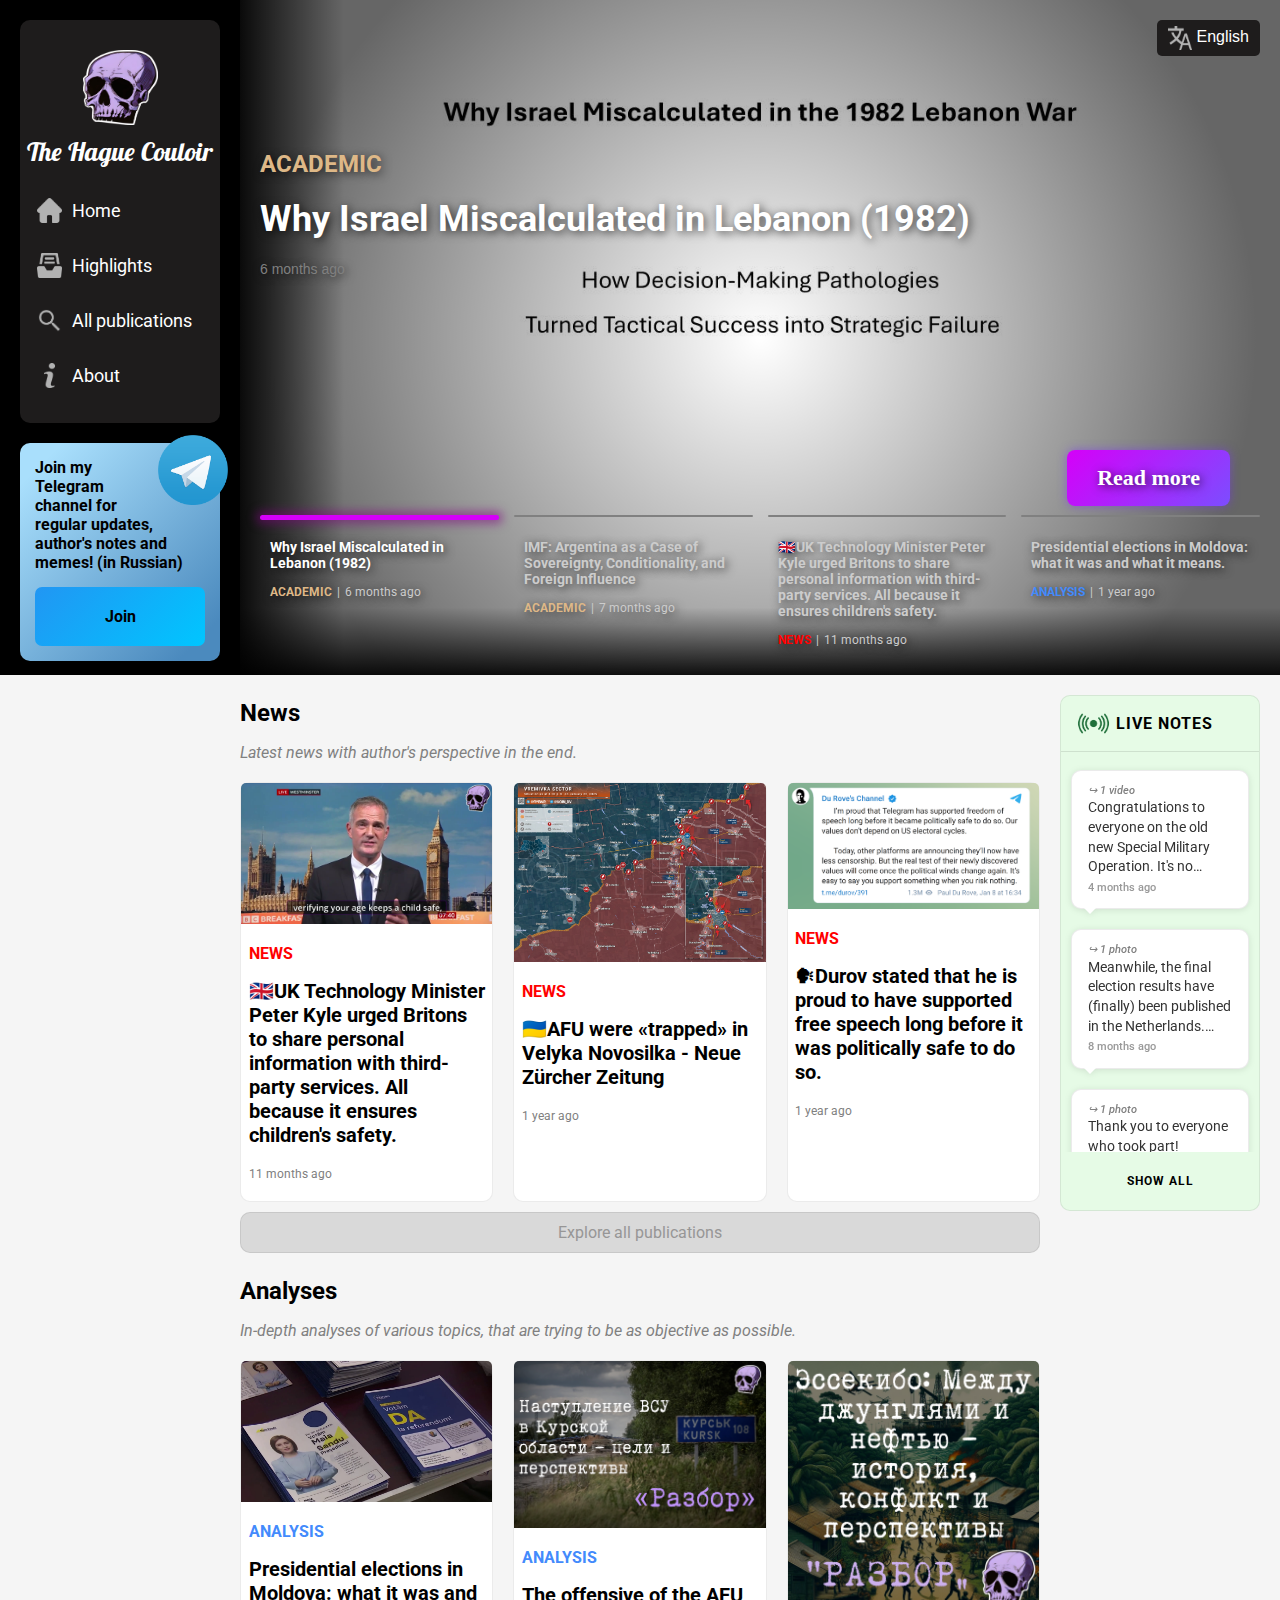
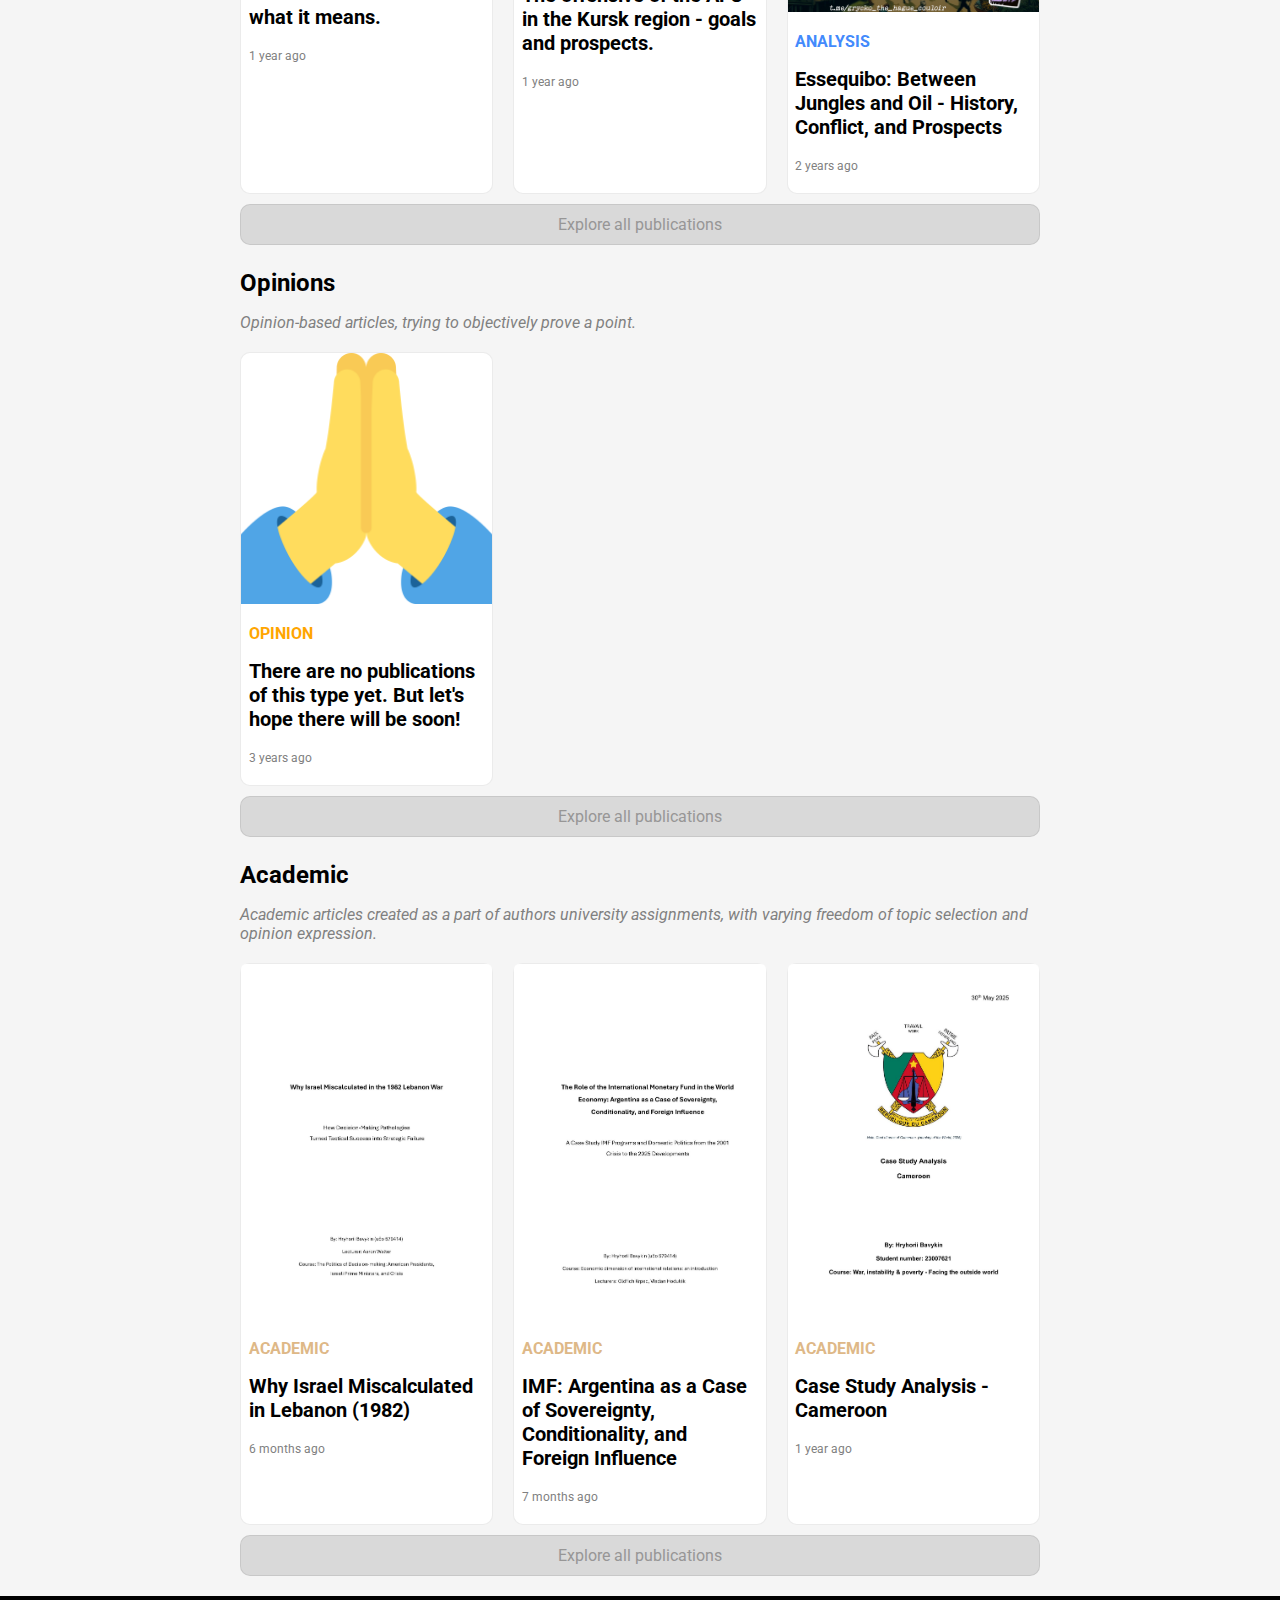
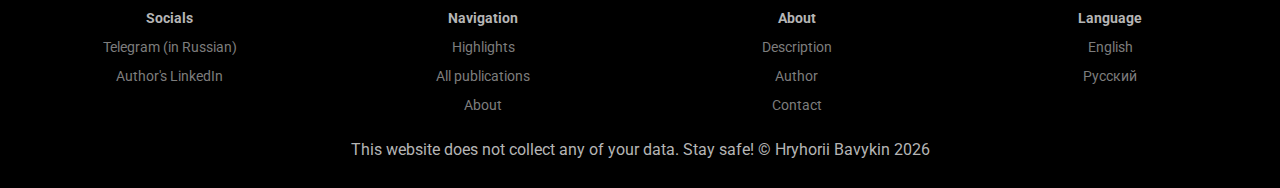
<file: index.html>
<!DOCTYPE html>
<html lang="en">

<head>
    <meta charset="UTF-8">
    <meta name="viewport" content="width=device-width, initial-scale=1.0">
    <title>The Hague Couloir</title>
    <link rel="stylesheet" href="css/style.css">
    <link rel="icon" href="media/pixel_skull_small.png" type="image/png">
    <script src="js/base.js" defer></script>
    <script src="js/index.js" defer></script>
    <link rel="preconnect" href="https://fonts.googleapis.com">
    <link rel="preconnect" href="https://fonts.gstatic.com" crossorigin>
    <link
        href="https://fonts.googleapis.com/css2?family=Lobster&family=Roboto:ital,wght@0,100;0,300;0,400;0,500;0,700;0,900;1,100;1,300;1,400;1,500;1,700;1,900&display=swap"
        rel="stylesheet">
</head>

<body>
    <div class="index-layout">
        <div class="language-selector" id="languageSelector">
            <button class="dropdown-button"><img src="language-icon-white.png" class="language-icon" /></button>
            <div class="dropdown-menu">
                <a href="#">English</a>
            </div>
        </div>
        <!-- New highlighted article div -->
        <div class="center-right-content">
            <div class="highlighted-article" id="highlighted-article">
                <!-- <div class="highlighted-article-image-wrapper"> -->
                <img class="highlighted-image">
                <!-- </div> -->
                <div class="highlighted-content">
                    <span class="highlighted-type"><!-- Dynamic --></span>
                    <h2 class="highlighted-title">
                        <!-- Dynamic title text goes here -->
                        <span class="video-indicator"></span>
                    </h2>
                    <span class="highlighted-date"><!-- Dynamic --></span>
                    <!-- New highlighted articles grid div -->
                </div>
                <div class="highlighted-button">
                    <!-- Button will be added here by JS -->
                </div>
                <div class="highlighted-articles-grid" id="highlighted-articles-grid">
                    <div class="grid-container">
                        <!-- Articles will be added here by JS -->
                    </div>
                </div>
                <!-- <div class="more-info">
                    <p> </p>
                    <img src="media/down-arrow-icon.png" alt="Down Arrow" class="down-arrow">
                </div> -->
            </div>
        </div>
        <div class="sidebars-left">
            <div class="nav-container-background">
                <div class="sidebars-left-grid">
                    <div class="sidebars-left-item" id="navContainer">
                        <a href="index.html" id="logo-link">
                            <img src="media/logo.png" alt="Logo" class="logo">
                        </a>
                        <a href="index.html" class="navigation-title-text" id="navigation-title-text"></a>
                        <ul>
                            <li>
                                <a href="index.html" class="navigation-link">
                                    <img src="home-icon-white.png" class="navigation-icon">
                                    <span class="navigation-option-text"></span>
                                </a>
                            </li>
                            <li>
                                <a href="index.html#catalogue-anchor" class="navigation-link">
                                    <img src="catalogue-icon-white.png" class="navigation-icon">
                                    <span class="navigation-option-text"></span>
                                </a>
                            </li>
                            <li>
                                <a href="all-publications.html" class="navigation-link">
                                    <img src="search_icon.png" class="navigation-icon">
                                    <span class="navigation-option-text"></span>
                                </a>
                            </li>
                            <li>
                                <a href="about.html" class="navigation-link">
                                    <img src="info-icon-white.png" class="navigation-icon">
                                    <span class="navigation-option-text"></span>
                                </a>
                            </li>
                        </ul>
                    </div>
                    <!-- Leave empty; content will be injected by base.js -->
                </div>
            </div>
        </div>
        <div class="sidebars-right-partial">
            <div class="sidebars-right-grid">
                <!-- Leave empty; content will be injected by base.js -->
            </div>
        </div>

        <div class="center-content">
            <div class="background">
                <main>
                    <!-- Section for "News" -->
                    <div id="catalogue-anchor"></div>
                    <section id="news-section" class="publication-section">
                        <h2 class="publication-section-heading"><!-- Inserted --></h2>
                        <p class="publication-section-subheading"><!-- Inserted --></p>
                        <div class="content-grid" id="news-grid"></div>
                        <a href="all-publications.html" class="publication-section-button-text">
                            <div class="publication-section-button"><!-- Inserted --></div>
                        </a>
                    </section>

                    <!-- Section for "Articles" -->
                    <section id="articles-section" class="publication-section">
                        <h2 class="publication-section-heading"><!-- Inserted --></h2>
                        <p class="publication-section-subheading"><!-- Inserted --></p>
                        <div class="content-grid" id="article-grid"></div>
                        <a href="all-publications.html" class="publication-section-button-text">
                            <div class="publication-section-button"><!-- Inserted --></div>
                        </a>
                    </section>

                    <!-- Section for "Opinions" -->
                    <section id="opinions-section" class="publication-section">
                        <h2 class="publication-section-heading"><!-- Inserted --></h2>
                        <p class="publication-section-subheading"><!-- Inserted --></p>
                        <div class="content-grid" id="opinion-grid"></div>
                        <a href="all-publications.html" class="publication-section-button-text">
                            <div class="publication-section-button"><!-- Inserted --></div>
                        </a>
                    </section>

                    <!-- Section for "Academic" -->
                    <section id="academic-section" class="publication-section">
                        <h2 class="publication-section-heading"><!-- Inserted --></h2>
                        <p class="publication-section-subheading"><!-- Inserted --></p>
                        <div class="content-grid" id="academic-grid"></div>
                        <a href="all-publications.html" class="publication-section-button-text">
                            <div class="publication-section-button"><!-- Inserted --></div>
                        </a>
                    </section>
                </main>
            </div>
        </div>
    </div>
</body>
<footer>
    <div class="footer-grid">
        <div class="footer-grid-item" id="footer-grid-item1">
            <ul class="footer-grid-item-list">
                <li><a class="footer-bold-text">Socials</a></li>
                <li><a href="https://t.me/grycko_the_hague_couloir" class="footer-text">Highlights</a></li>
                <li><a href="https://www.linkedin.com/in/hryhorii-bavykin/" class="footer-text">Highlights</a></li>
            </ul>
        </div>
        <div class="footer-grid-item" id="footer-grid-item2">
            <ul class="footer-grid-item-list">
                <li><a class="footer-bold-text">Highlights</a></li>
                <li><a href="index.html" class="footer-text">Highlights</a></li>
                <li><a href="all-publications.html" class="footer-text">Highlights</a></li>
                <li><a href="about.html" class="footer-text">Highlights</a></li>
            </ul>
        </div>
        <div class="footer-grid-item" id="footer-grid-item3">
            <ul class="footer-grid-item-list">
                <li><a class="footer-bold-text">Highlights</a></li>
                <li><a href="about.html#about-naming-anchor" class="footer-text">Highlights</a></li>
                <li><a href="about.html#about-author-anchor" class="footer-text">Highlights</a></li>
                <li><a href="about.html#about-contact-anchor" class="footer-text">Highlights</a></li>
            </ul>
        </div>
        <div class="footer-grid-item" id="footer-grid-item4">
            <ul class="footer-grid-item-list">
                <li><a class="footer-bold-text">Highlights</a></li>
                <li><a href="#" onclick="changeLanguage('en')" class="footer-text">Highlights</a></li>
                <li><a href="#" onclick="changeLanguage('ru')" class="footer-text">Highlights</a></li>
            </ul>
        </div>
    </div>
    <p class="footer-below-text">Something</p>
</footer>

</html>
</file>
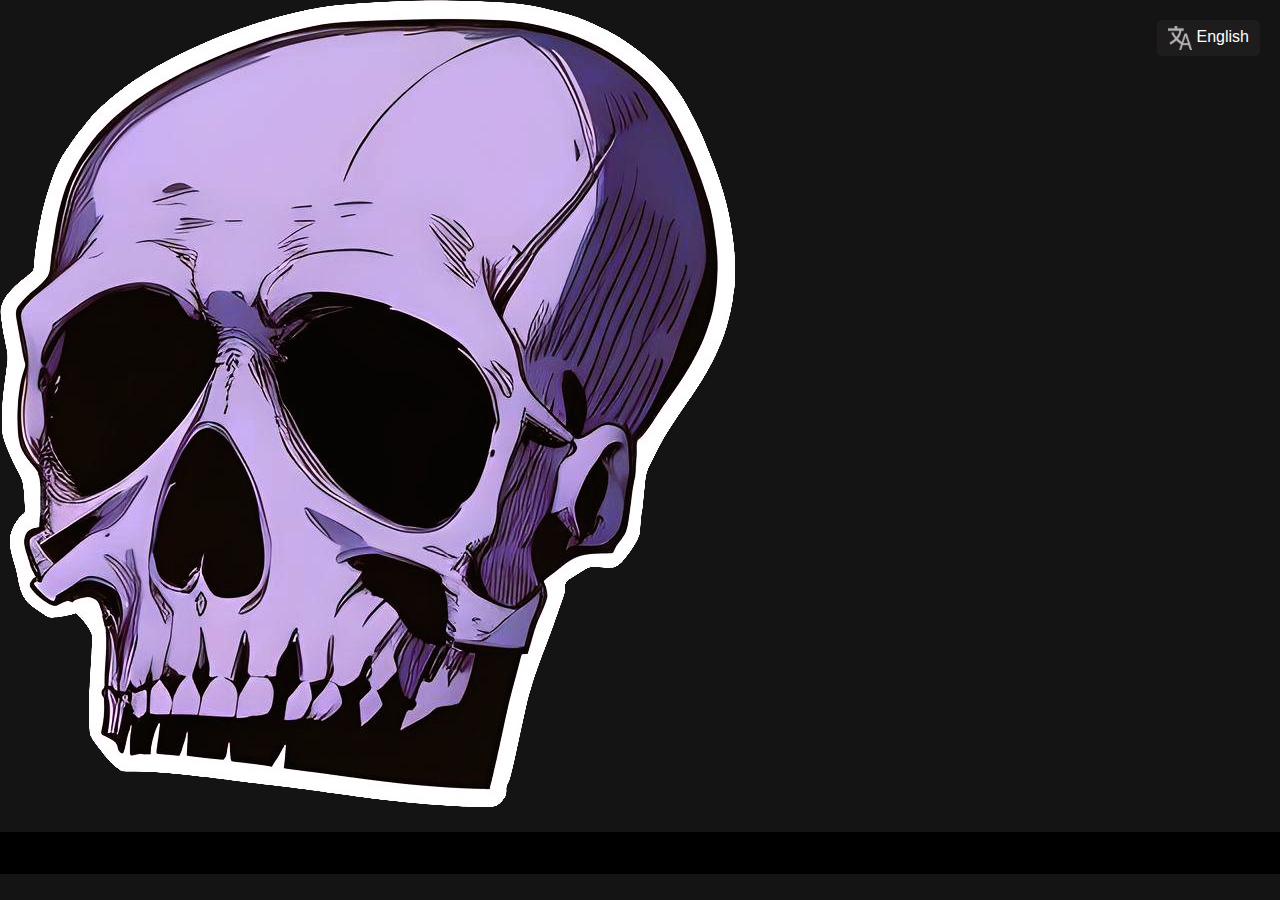
<file: about.html>
<!DOCTYPE html>
<html lang="en">
<head>
    <meta charset="UTF-8">
    <meta name="viewport" content="width=device-width, initial-scale=1.0">
    <title>The Hague Couloir</title>
    <link rel="stylesheet" href="css/style.css">
    <link rel="icon" href="media/skull 2-enchanced-cropped 128x141.png" type="image/png">
    <script src="js/base.js" defer></script>
    <script src="js/about.js" defer></script>
</head>
<body>
    <header>
        <div class="logo">
            <img src="media/logo.png" alt="Logo">
        </div>
        <div class="site-title">
            <h1></h1> <!-- Header title will be inserted here dynamically -->
        </div>
        <div class="language-selector" id="languageSelector">
            <!-- Dynamic language button will be inserted here -->
        </div>
    </header>
    <div class="background">
    </div>
    <footer>
        <p><!-- Dynamic --></p>
    </footer>
</body>
</html>
</file>
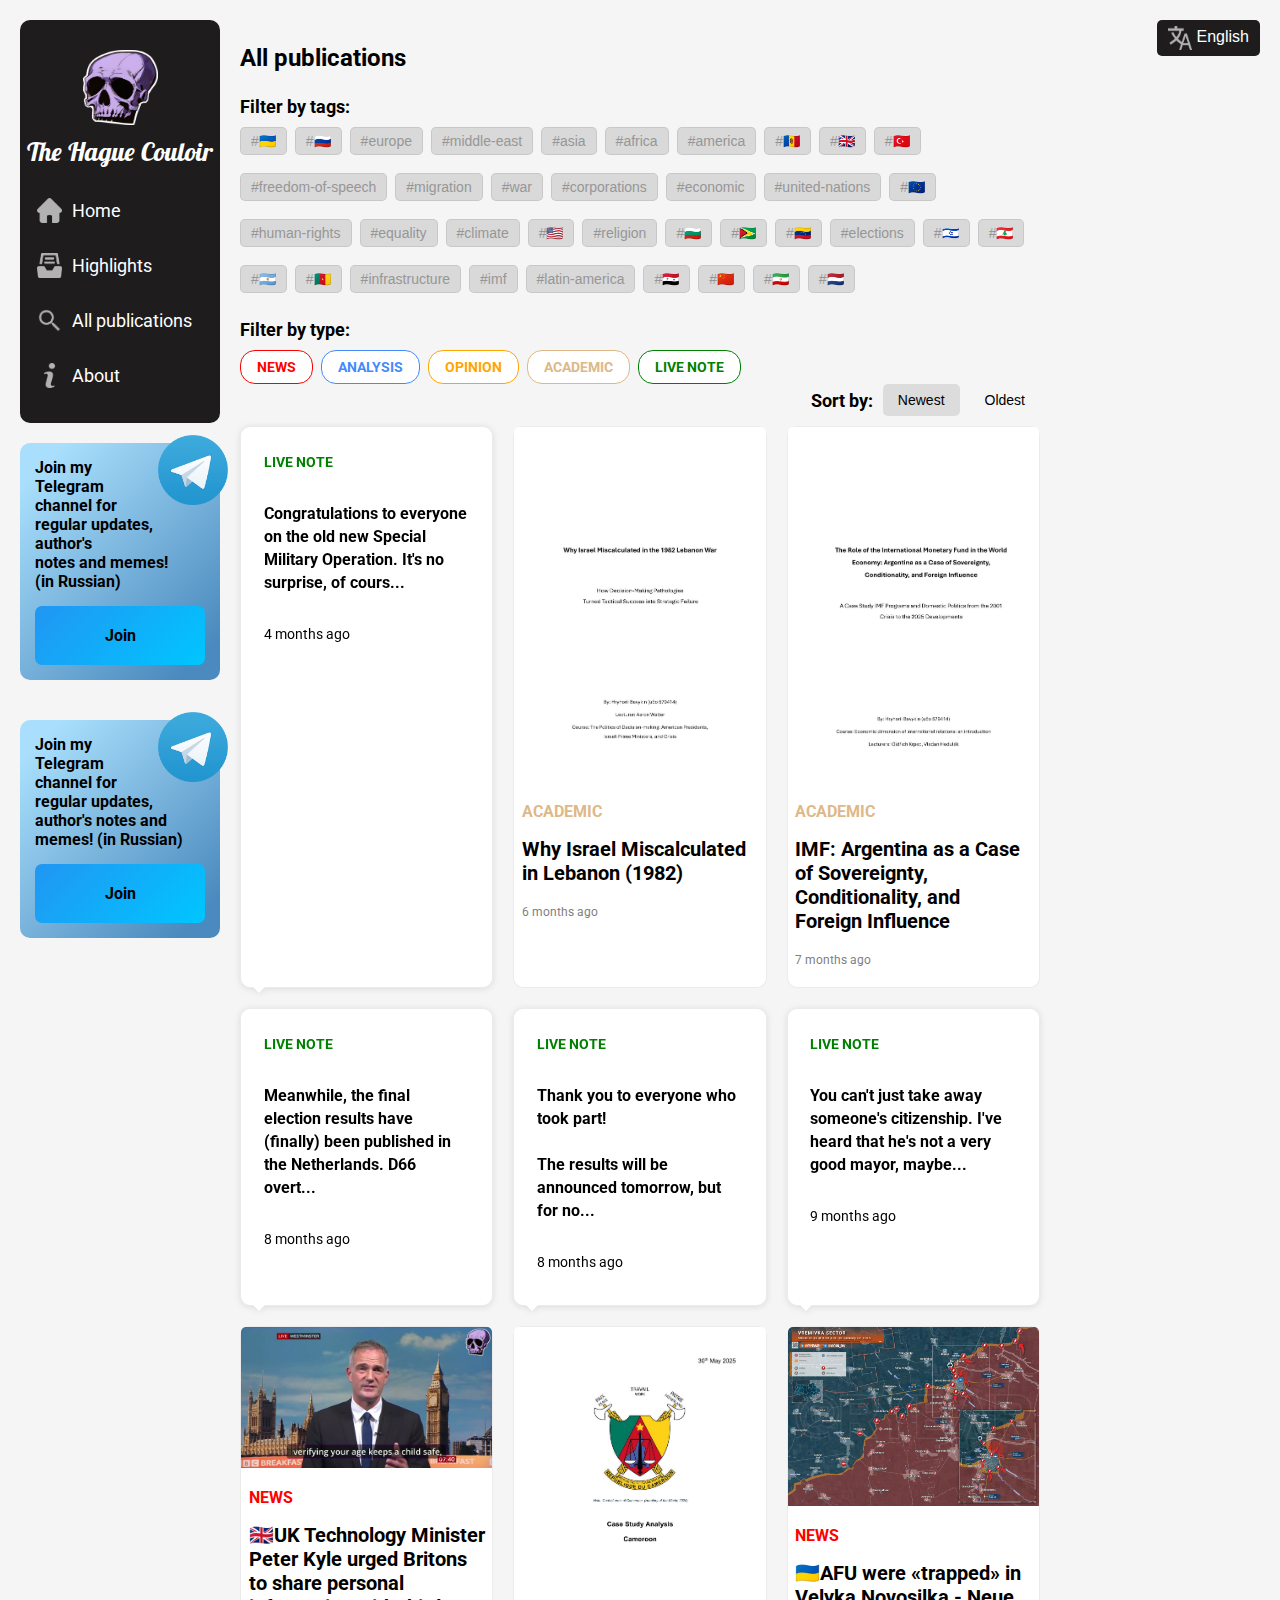
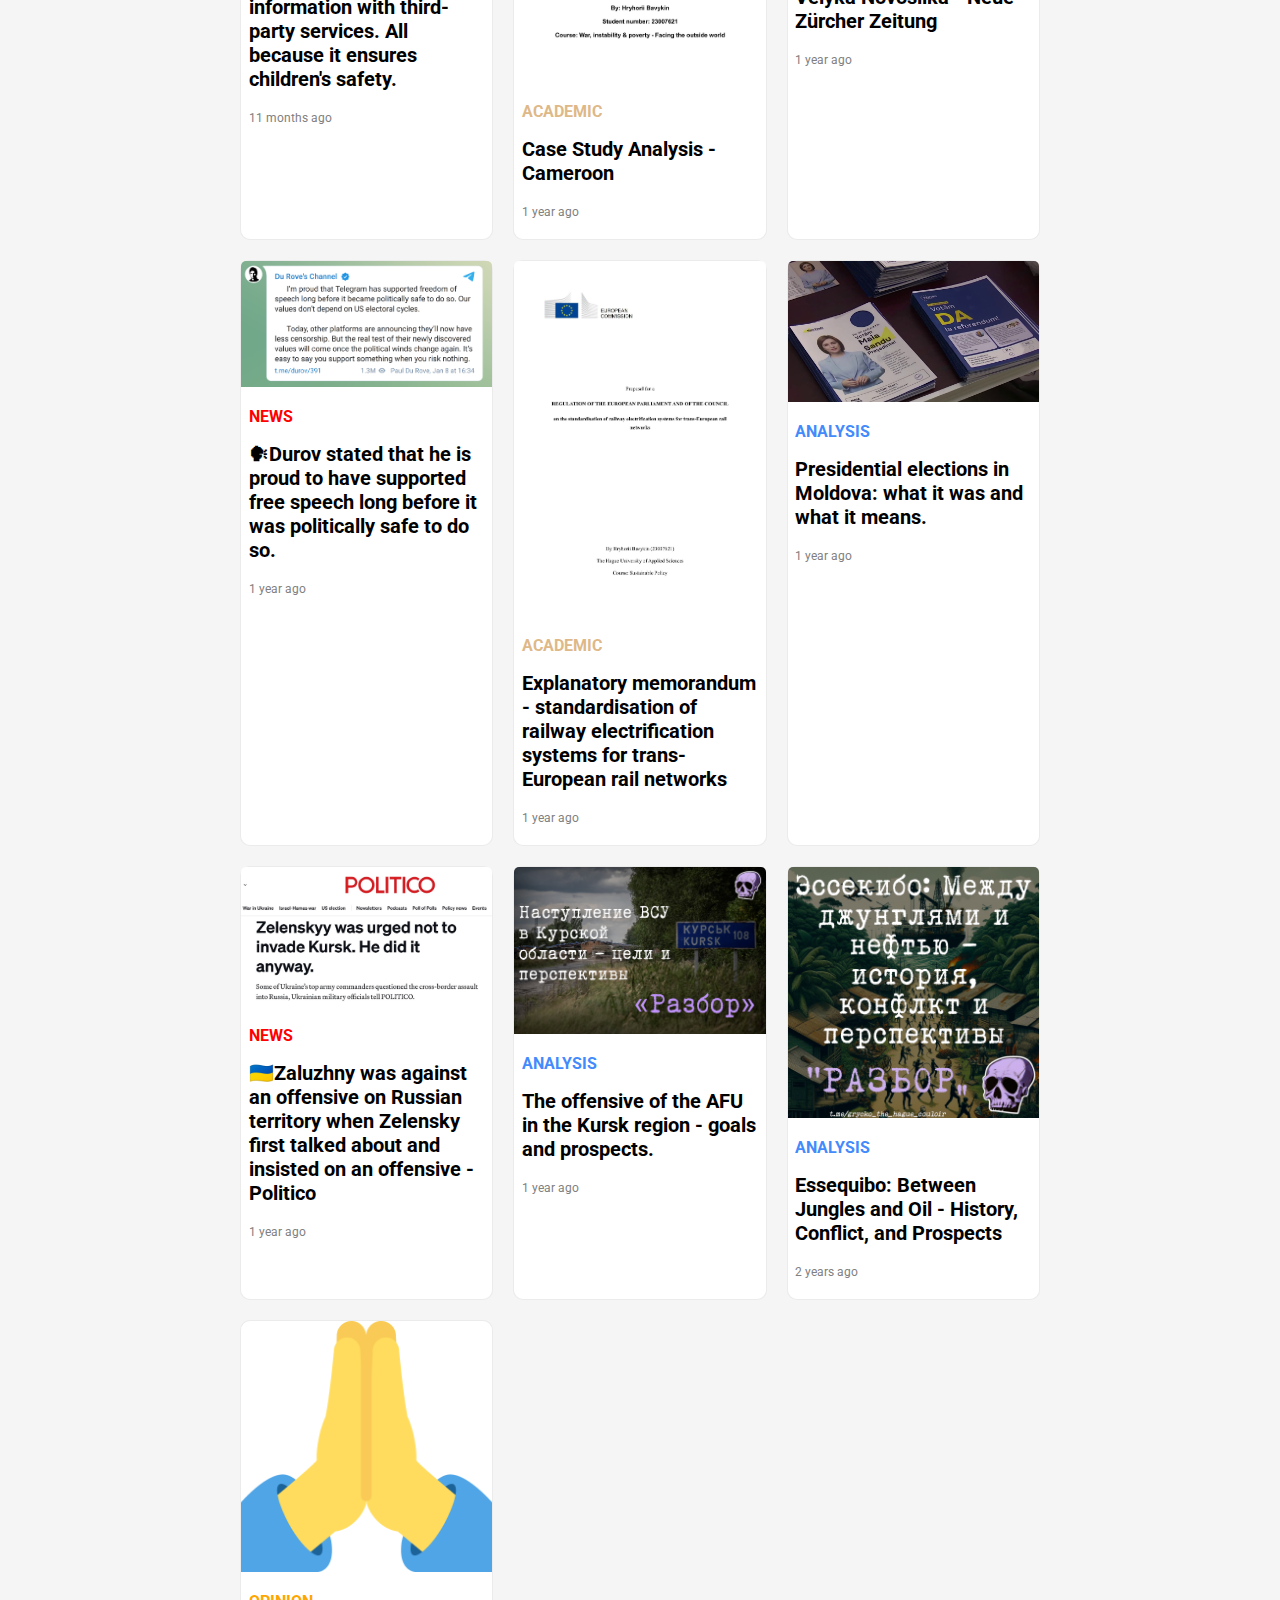
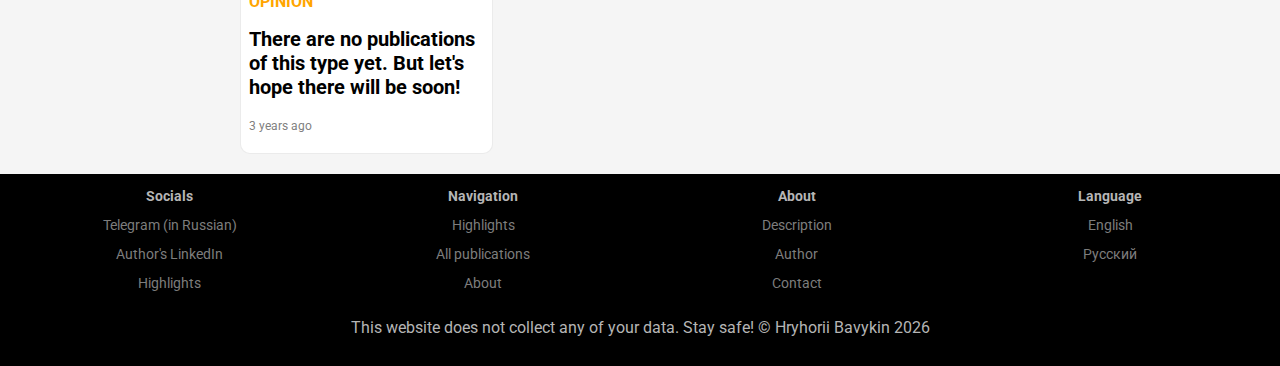
<file: all-publications.html>
<!DOCTYPE html>
<html lang="en">

<head>
    <meta charset="UTF-8">
    <meta name="viewport" content="width=device-width, initial-scale=1.0">
    <link rel="stylesheet" href="css/style.css">
    <link rel="icon" href="media/skull 2-enchanced-cropped 128x141.png" type="image/png">
    <script src="js/base.js" defer></script>
    <script src="js/all-publications.js" defer></script>
    <link rel="preconnect" href="https://fonts.googleapis.com">
    <link rel="preconnect" href="https://fonts.gstatic.com" crossorigin>
    <link
        href="https://fonts.googleapis.com/css2?family=Lobster&family=Roboto:ital,wght@0,100;0,300;0,400;0,500;0,700;0,900;1,100;1,300;1,400;1,500;1,700;1,900&display=swap"
        rel="stylesheet">
</head>

<body>
    <div class="index-layout">
        <!-- <header>
        <div class="logo">
            <img src="media/logo.png" alt="Logo">
        </div>
        <div class="site-title">
            <h1><a href="index.html">The Hague Couloir</a></h1>
        </div>
        <div class="language-selector" id="languageSelector">
            < Dynamic language button will be inserted here >
        </div>
        </header> -->
        <div class="language-selector" id="languageSelector">
            <button class="dropdown-button"><img src="language-icon-white.png" class="language-icon" /></button>
            <div class="dropdown-menu">
                <a href="#">English</a>
            </div>
        </div>

        <div class="sidebars-left">
            <div class="sidebars-left-grid">
                <div class="sidebars-left-item" id="navContainer">
                    <a href="index.html" id="logo-link">
                        <img src="media/logo.png" alt="Logo" class="logo">
                    </a>
                    <a href="index.html" class="navigation-title-text"></a>
                    <ul>
                        <li>
                            <a href="index.html" class="navigation-link">
                                <img src="home-icon-white.png" class="navigation-icon">
                                <span class="navigation-option-text"></span>
                            </a>
                        </li>
                        <li>
                            <a href="index.html#catalogue-anchor" class="navigation-link">
                                <img src="catalogue-icon-white.png" class="navigation-icon">
                                <span class="navigation-option-text"></span>
                            </a>
                        </li>
                        <li>
                            <a href="all-publications.html" class="navigation-link">
                                <img src="search_icon.png" class="navigation-icon">
                                <span class="navigation-option-text"></span>
                            </a>
                        </li>
                        <li>
                            <a href="about.html" class="navigation-link">
                                <img src="info-icon-white.png" class="navigation-icon">
                                <span class="navigation-option-text"></span>
                            </a>
                        </li>
                    </ul>
                </div>
                <div class="sidebars-left-item" id="sidebars-left-item1">
                    <img src="Telegram_Logo_old.png" class="telegram-3d-icon">
                    <a href="https://t.me/grycko_the_hague_couloir">Join my Telegram channel for regular updates,
                        author's <br> notes and memes! <br> (in Russian)
                        <div class="join-telegram-button">
                            <a href="https://t.me/grycko_the_hague_couloir">Join</a>
                        </div>
                </div>
            </div>
        </div>
        <div class="sidebars-right-full">
        </div>

        <div class="center-content">
            <div class="background">
                <div class="all-publications-container">
                    <div class="all-publications-text">
                        <p> <!-- Dynamic --> </p>
                    </div>
                    <div class="sort-filter-container">
                        <div class="filter-button">
                            <!-- Dynamic -->
                        </div>
                        <div class="sort-button">
                            <!-- Dynamic -->
                        </div>
                    </div>
                    <div id="content-grid" class="content-grid"></div>
                </div>
            </div>
        </div>
    </div>
    </div>
</body>
<footer>
    <div class="footer-grid">
        <div class="footer-grid-item" id="footer-grid-item1">
            <ul class="footer-grid-item-list">
                <li><a class="footer-bold-text">Socials</a></li>
                <li><a href="https://t.me/grycko_the_hague_couloir" class="footer-text">Highlights</a></li>
                <li><a href="https://x.com/TheHagueCouloir" class="footer-text">Highlights</a></li>
                <li><a href="https://www.linkedin.com/in/hryhorii-bavykin/" class="footer-text">Highlights</a></li>
            </ul>
        </div>
        <div class="footer-grid-item" id="footer-grid-item2">
            <ul class="footer-grid-item-list">
                <li><a class="footer-bold-text">Highlights</a></li>
                <li><a href="index.html" class="footer-text">Highlights</a></li>
                <li><a href="index.html#all-publications-anchor" class="footer-text">Highlights</a></li>
                <li><a href="about.html" class="footer-text">Highlights</a></li>
            </ul>
        </div>
        <div class="footer-grid-item" id="footer-grid-item3">
            <ul class="footer-grid-item-list">
                <li><a class="footer-bold-text">Highlights</a></li>
                <li><a href="about.html#about-naming-anchor" class="footer-text">Highlights</a></li>
                <li><a href="about.html#about-author-anchor" class="footer-text">Highlights</a></li>
                <li><a href="about.html#about-contact-anchor" class="footer-text">Highlights</a></li>
            </ul>
        </div>
        <div class="footer-grid-item" id="footer-grid-item4">
            <ul class="footer-grid-item-list">
                <li><a class="footer-bold-text">Highlights</a></li>
                <li><a href="#" onclick="changeLanguage('en')" class="footer-text">Highlights</a></li>
                <li><a href="#" onclick="changeLanguage('ru')" class="footer-text">Highlights</a></li>
            </ul>
        </div>
    </div>
    <p class="footer-below-text">Something</p>
</footer>

</html>
</file>
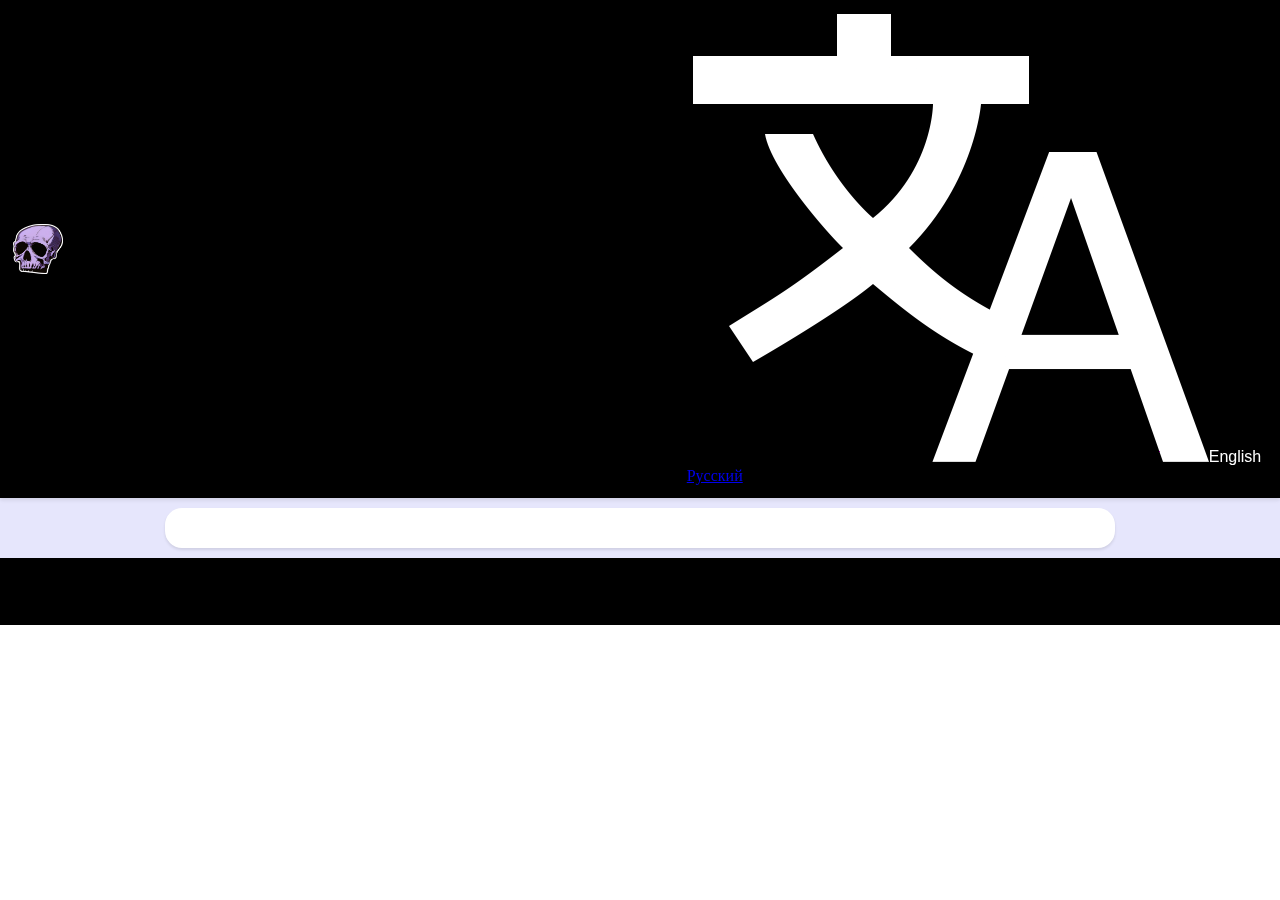
<file: article.html>
<!DOCTYPE html>
<html lang="en">
<head>
    <meta charset="UTF-8">
    <meta name="viewport" content="width=device-width, initial-scale=1.0">
    <title>The Hague Couloir</title>
    <link rel="stylesheet" href="style.css">
    <link rel="icon" href="media/skull 2-enchanced-cropped 128x141.png" type="image/png">
    <script src="js/base.js" defer></script>
    <script src="js/article.js" defer></script>
</head>
<body>
    <header>
        <div class="logo">
            <img src="media/logo.png" alt="Logo">
        </div>
        <div class="site-title">
            <h1></h1> <!-- Header title will be inserted here dynamically -->
        </div>
        <div class="language-selector" id="languageSelector">
            <!-- Dynamic language button will be inserted here -->
        </div>
    </header>
    <div class="background">
        <div class="container">
            <main-text>
                <main>
                    <div id="article-type" class="article-type"></div>
                    <div id="article-content" class="article-content"></div>
                </main>
            </main-text>
        </div>
    </div>
    <footer>
        <p><!-- Dynamic --></p>
    </footer>
</body>
</html>
</file>
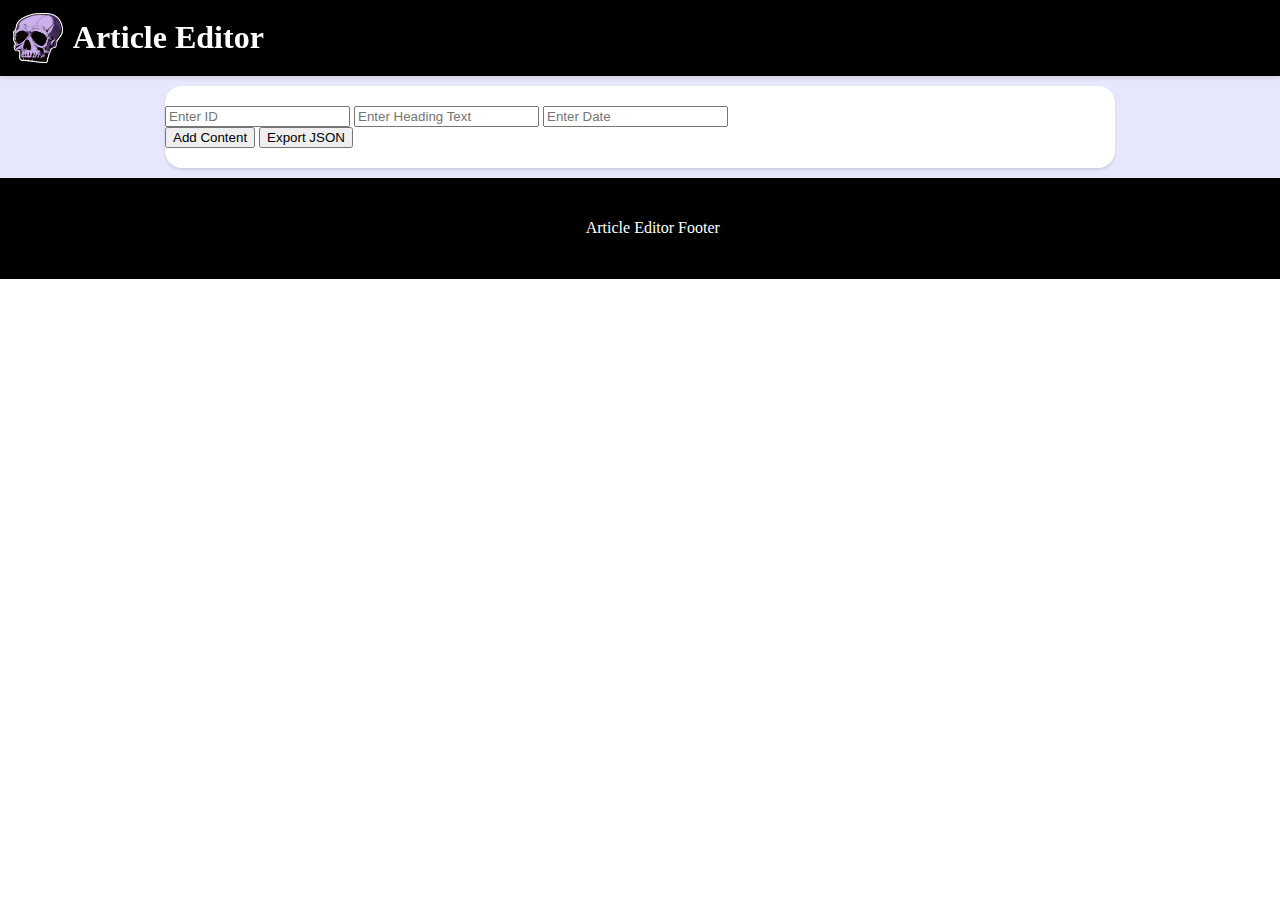
<file: editor.html>
<!DOCTYPE html>
<html lang="en">
<head>
    <meta charset="UTF-8">
    <meta name="viewport" content="width=device-width, initial-scale=1.0">
    <title>Article Editor</title>
    <link rel="stylesheet" href="style.css">
    <script src="js/editor-script.js" defer></script>
</head>
<body>
    <header>
        <div class="logo">
            <img src="images/logo.png" alt="Logo">
        </div>
        <div class="site-title">
            <h1>Article Editor</h1>
        </div>
        <div class="language-selector" id="languageSelector">
            <!-- Dynamic language button will be inserted here -->
        </div>
    </header>
    <div class="background">
        <div class="container">
            <div id="article-meta">
                <input type="text" id="article-id" placeholder="Enter ID" required>
                <input type="text" id="article-heading" placeholder="Enter Heading Text" required>
                <input type="text" id="article-date" placeholder="Enter Date" required>
            </div>
                <main>
                    <div id="article-type" class="article-type"></div>
                    <div id="editor-content" class="article-content">
                        <!-- Editable content will be added here -->
                    </div>
                </main>
            <button id="add-content">Add Content</button>
            <button id="export-json">Export JSON</button>
        </div>
    </div>
    <footer>
        <p>Article Editor Footer</p>
    </footer>
</body>
</html>
</file>
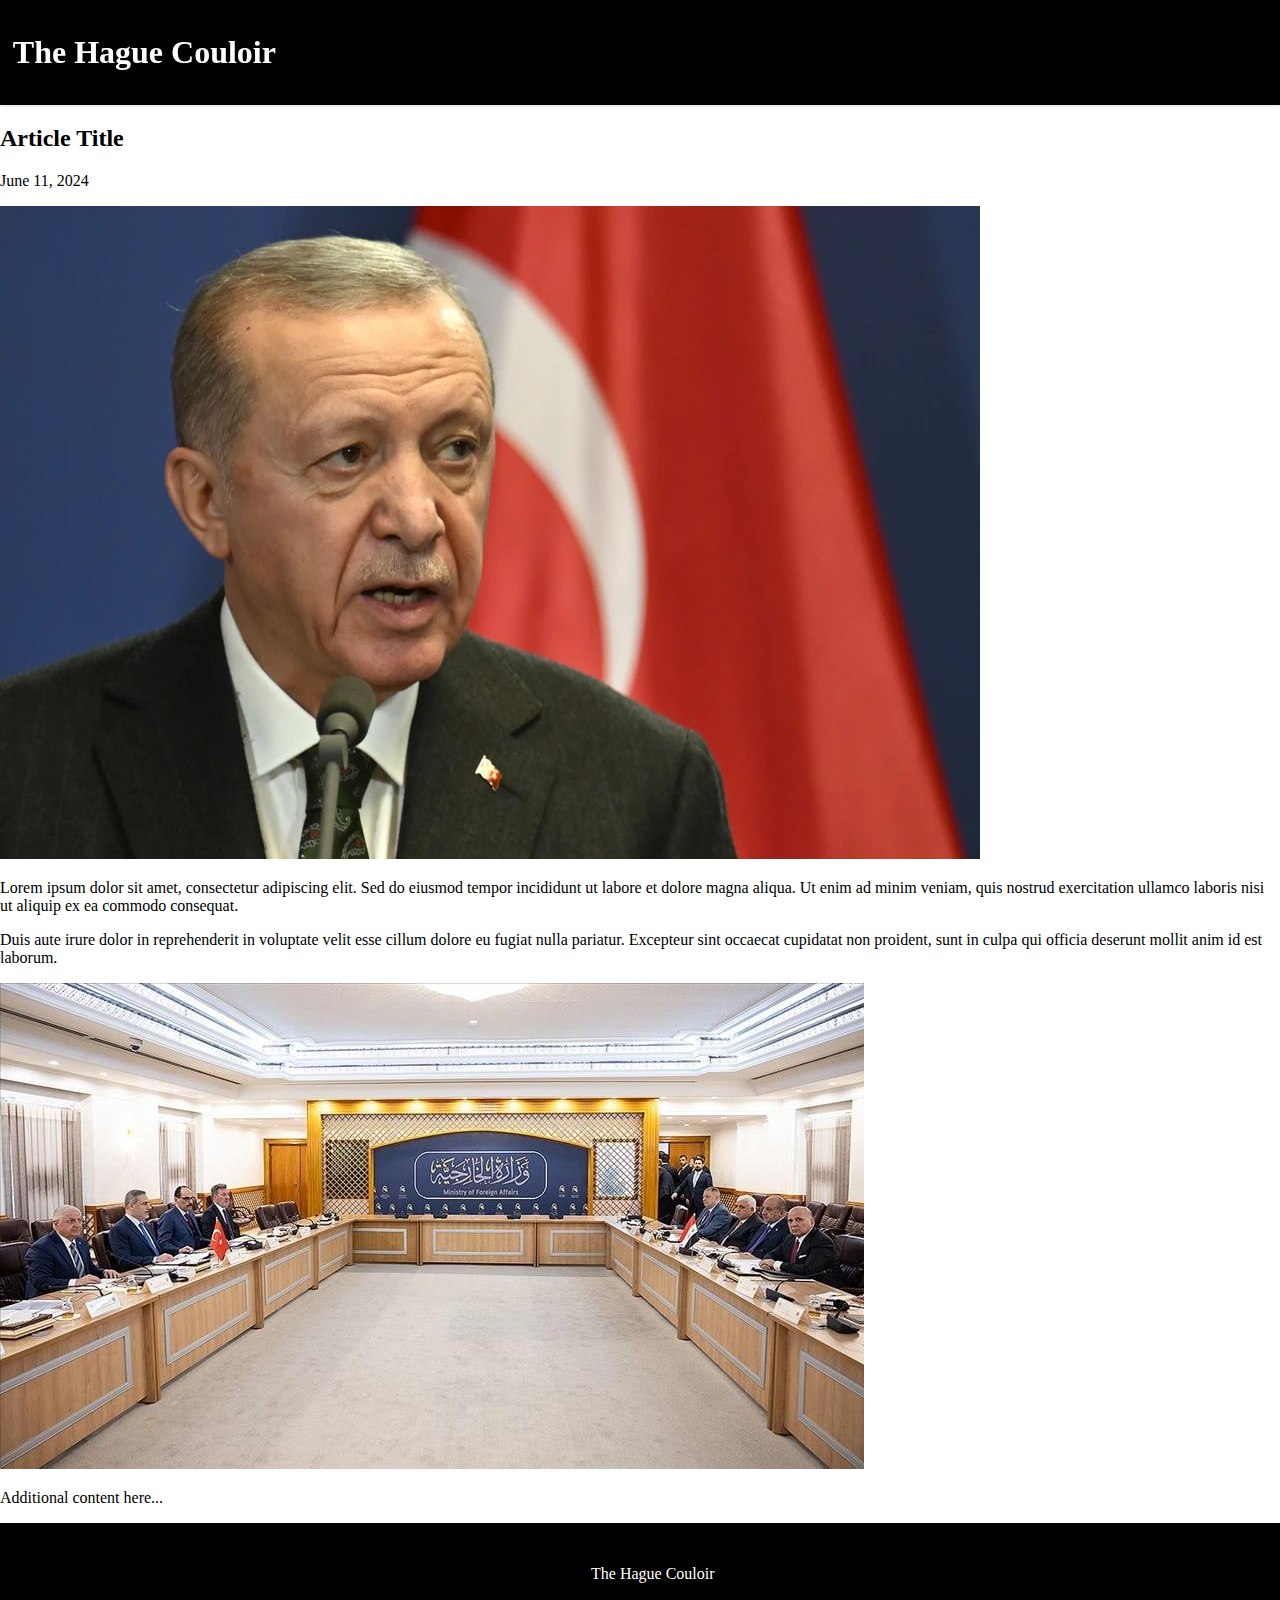
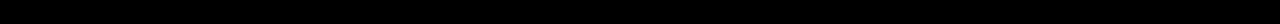
<file: articles/00001.html>
<!DOCTYPE html>
<html lang="en">
<head>
    <meta charset="UTF-8">
    <meta name="viewport" content="width=device-width, initial-scale=1.0">
    <title>Article Title - The Hague Couloir</title>
    <link rel="stylesheet" href="../style.css">
</head>
<body>
    <header>
        <div class="logo">
            <h1>The Hague Couloir</h1>
        </div>
    </header>

    <main>
        <article class="full-article">
            <h2>Article Title</h2>
            <p class="date">June 11, 2024</p>
            <img src="../images/00001_1.jpg" alt="Article Image 1">
            <p>Lorem ipsum dolor sit amet, consectetur adipiscing elit. Sed do eiusmod tempor incididunt ut labore et dolore magna aliqua. Ut enim ad minim veniam, quis nostrud exercitation ullamco laboris nisi ut aliquip ex ea commodo consequat.</p>
            <p>Duis aute irure dolor in reprehenderit in voluptate velit esse cillum dolore eu fugiat nulla pariatur. Excepteur sint occaecat cupidatat non proident, sunt in culpa qui officia deserunt mollit anim id est laborum.</p>
            <img src="../images/00001_2.jpg" alt="Article Image 2">
            <p>Additional content here...</p>
            <!-- More content -->
        </article>
    </main>

    <footer>
        <p>The Hague Couloir</p>
    </footer>
</body>
</html>
</file>
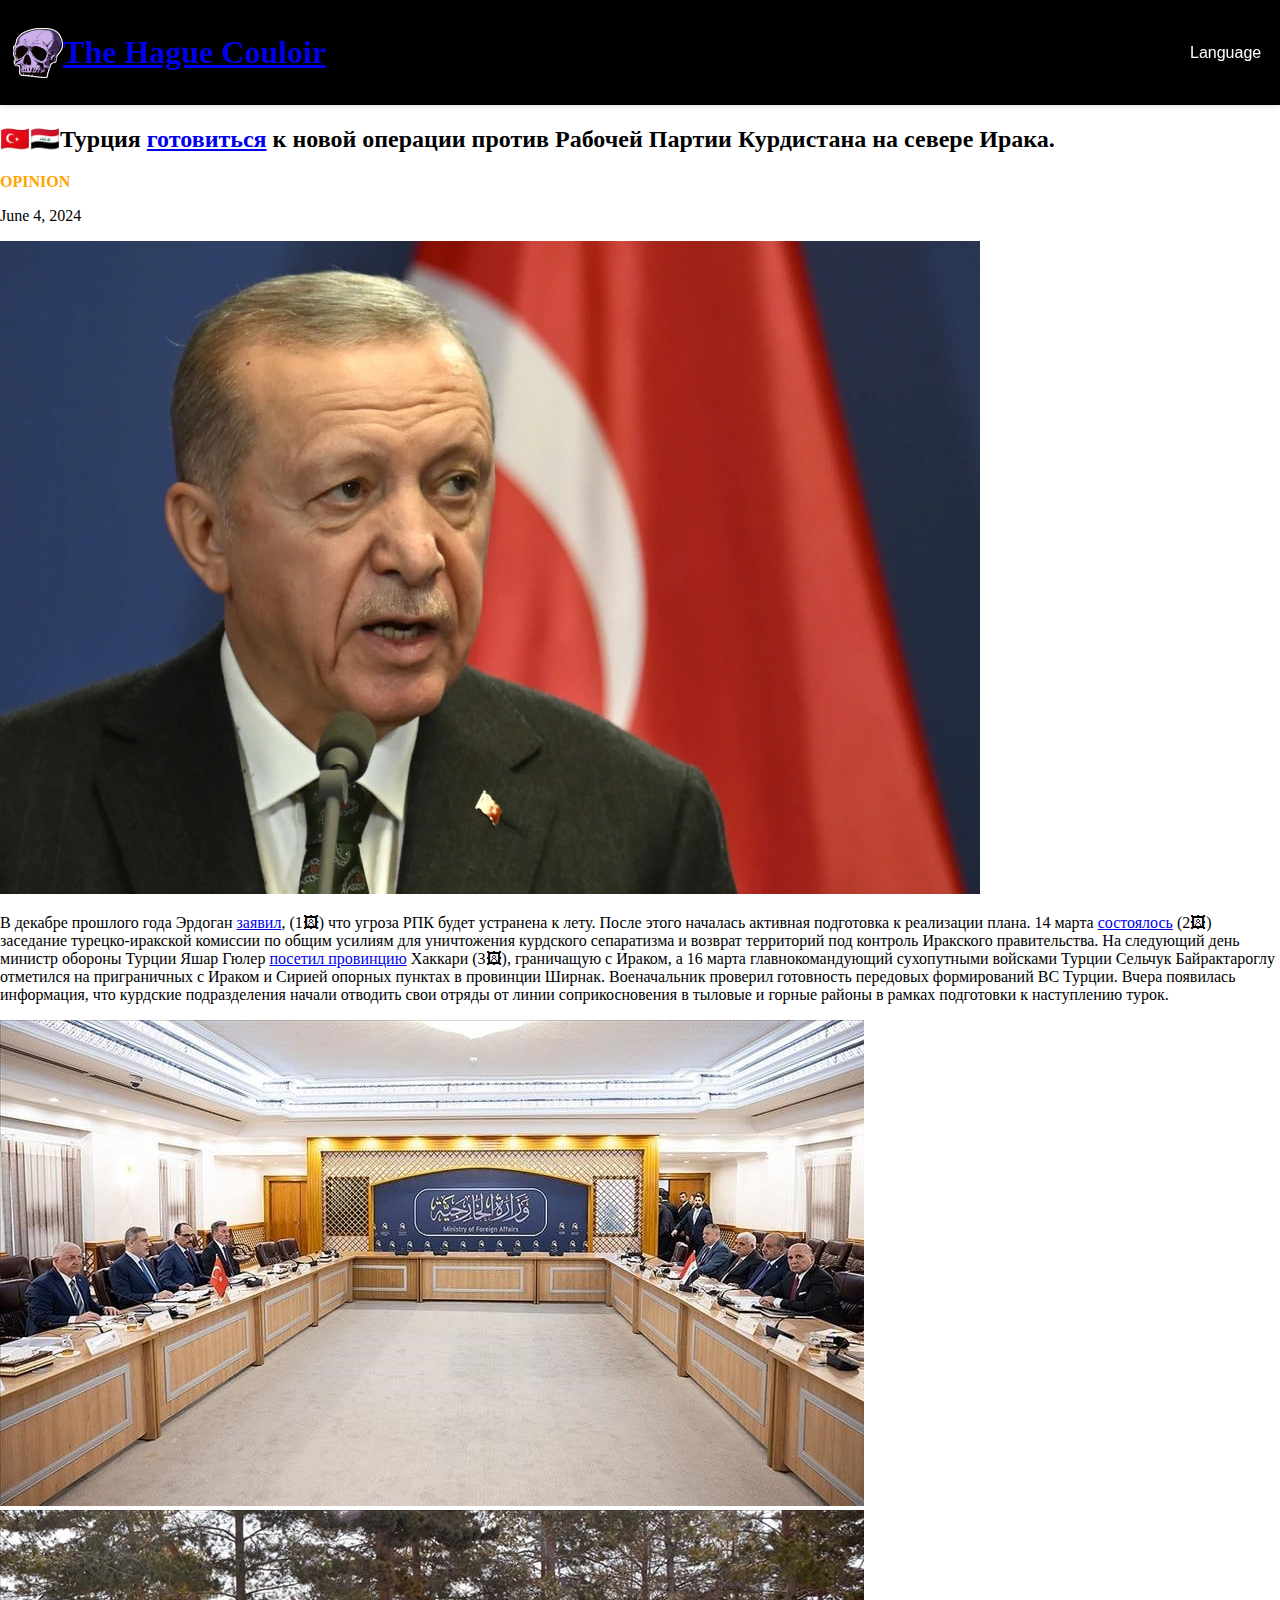
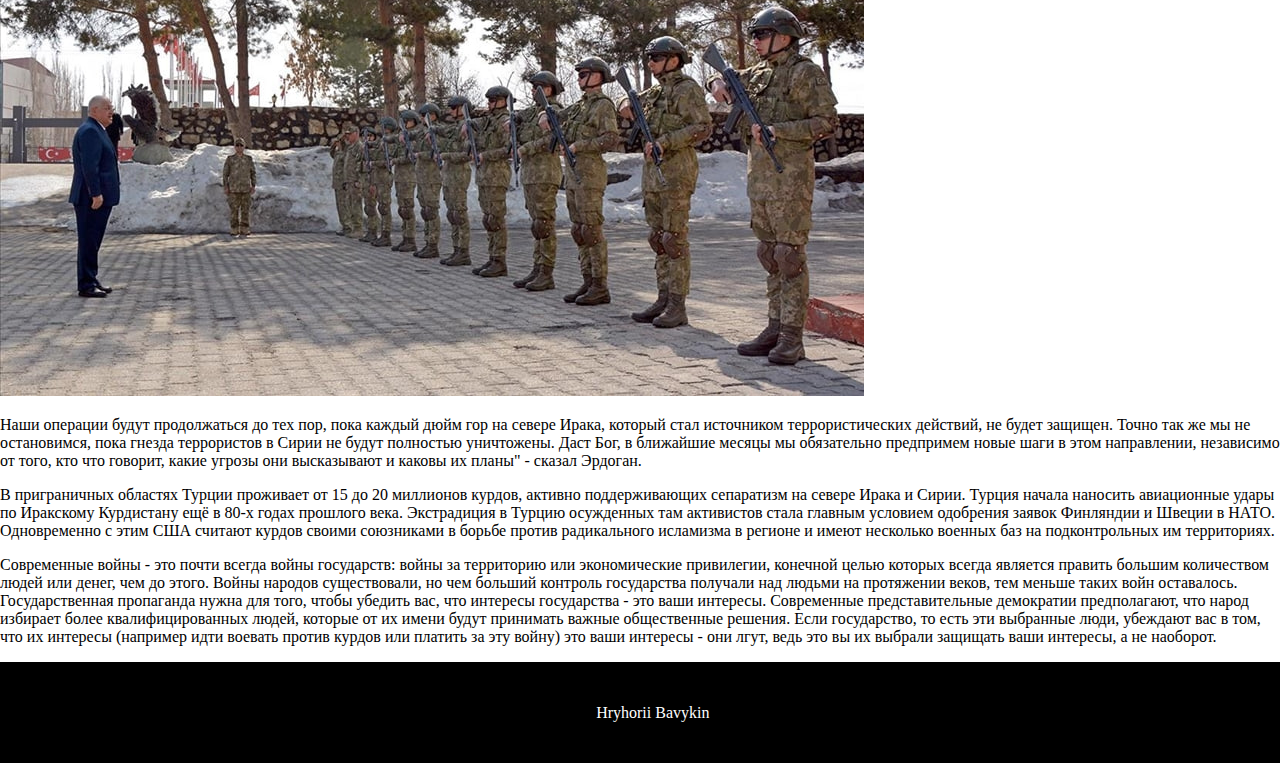
<file: articles/00004.html>
﻿<!DOCTYPE html>
<html lang="en">
<head>
    <meta charset="UTF-8">
    <meta name="viewport" content="width=device-width, initial-scale=1.0">
    <title>Article Title - The Hague Couloir</title>
    <link rel="stylesheet" href="../style.css">
</head>
<body>
    <header>
        <div class="logo">
            <img src="../images/logo.png" alt="Logo" class="logo-img">
            <h1><a href="../index.html">The Hague Couloir</a></h1>
        </div>
        <div class="language-selector">
            <div class="dropdown">
                <button class="dropbtn">Language <i class="fa fa-caret-down"></i></button>
                <div class="dropdown-content">
                    <a href="#" onclick="changeLanguage('ru')">Russian</a>
                    <a href="#" onclick="changeLanguage('ua')">Ukrainian</a>
                    <a href="#" onclick="changeLanguage('en')">English</a>
                </div>
            </div>
        </div>
    </header>

    <main>
        <article>
            <h2>🇹🇷🇮🇶Турция <a href="https://www.middleeasteye.net/news/turkey-iraq-development-road-project-launch-military-operation">готовиться</a> к новой операции против Рабочей Партии Курдистана на севере Ирака.</h2>
            <p class="type opinion">OPINION</p>
            <p class="date">June 4, 2024</p>
            <img src="../images/00001_1.jpg" alt="Article Image 1">
            <p>В декабре прошлого года Эрдоган <a href="https://apnews.com/article/erdogan-syria-iraq-kurdish-militants-c31b579cd8a487bbdf63861110560965">заявил</a>, (1🖼) что угроза РПК будет устранена к лету. После этого началась активная подготовка к реализации плана. 14 марта <a href="https://www.aa.com.tr/ru/%D0%BF%D0%BE%D0%BB%D0%B8%D1%82%D0%B8%D0%BA%D0%B0/%D1%82%D1%83%D1%80%D1%86%D0%B8%D1%8F-%D0%B8-%D0%B8%D1%80%D0%B0%D0%BA-%D0%B1%D1%83%D0%B4%D1%83%D1%82-%D0%B2%D0%BC%D0%B5%D1%81%D1%82%D0%B5-%D0%B1%D0%BE%D1%80%D0%BE%D1%82%D1%8C%D1%81%D1%8F-%D1%81-%D1%82%D0%B5%D1%80%D1%80%D0%BE%D1%80%D0%B8%D1%81%D1%82%D0%B8%D1%87%D0%B5%D1%81%D0%BA%D0%BE%D0%B9-%D0%BE%D1%80%D0%B3%D0%B0%D0%BD%D0%B8%D0%B7%D0%B0%D1%86%D0%B8%D0%B5%D0%B9-%D1%80%D0%BA%D0%BA/3164905">состоялось</a> (2🖼) заседание турецко-иракской комиссии по общим усилиям для уничтожения курдского сепаратизма и возврат территорий под контроль Иракского правительства. На следующий день министр обороны Турции Яшар Гюлер <a href="https://www.aa.com.tr/ru/%D1%82%D1%83%D1%80%D1%86%D0%B8%D1%8F/%D0%BC%D0%B8%D0%BD%D0%B8%D1%81%D1%82%D1%80-%D0%BE%D0%B1%D0%BE%D1%80%D0%BE%D0%BD%D1%8B-%D1%82%D1%83%D1%80%D1%86%D0%B8%D0%B8-%D0%BF%D1%80%D0%BE%D0%B8%D0%BD%D1%81%D0%BF%D0%B5%D0%BA%D1%82%D0%B8%D1%80%D0%BE%D0%B2%D0%B0%D0%BB-%D1%87%D0%B0%D1%81%D1%82%D0%B8-%D0%BD%D0%B0-%D0%B3%D1%80%D0%B0%D0%BD%D0%B8%D1%86%D0%B5-%D1%81-%D0%B8%D1%80%D0%B0%D0%BA%D0%BE%D0%BC/3165291">посетил провинцию</a> Хаккари (3🖼), граничащую с Ираком, а 16 марта главнокомандующий сухопутными войсками Турции Сельчук Байрактароглу отметился на приграничных с Ираком и Сирией опорных пунктах в провинции Ширнак. Военачальник проверил готовность передовых формирований ВС Турции. Вчера появилась информация, что курдские подразделения начали отводить свои отряды от линии соприкосновения в тыловые и горные районы в рамках подготовки к наступлению турок.</p>
            <div>
                <img src="../images/00001_2.jpg" alt="Article Image 2">
                <img src="../images/00001_3.jpg" alt="Article Image 3">
            </div>
            <p>Наши операции будут продолжаться до тех пор, пока каждый дюйм гор на севере Ирака, который стал источником террористических действий, не будет защищен. Точно так же мы не остановимся, пока гнезда террористов в Сирии не будут полностью уничтожены. Даст Бог, в ближайшие месяцы мы обязательно предпримем новые шаги в этом направлении, независимо от того, кто что говорит, какие угрозы они высказывают и каковы их планы" - сказал Эрдоган.</p>
                    <p>В приграничных областях Турции проживает от 15 до 20 миллионов курдов, активно поддерживающих сепаратизм на севере Ирака и Сирии. Турция начала наносить авиационные удары по Иракскому Курдистану ещё в 80-х годах прошлого века. Экстрадиция в Турцию осужденных там активистов стала главным условием одобрения заявок Финляндии и Швеции в НАТО. Одновременно с этим США считают курдов своими союзниками в борьбе против радикального исламизма в регионе и имеют несколько военных баз на подконтрольных им территориях.</p>

        <p>Современные войны - это почти всегда войны государств: войны за территорию или экономические привилегии, конечной целью которых всегда является править большим количеством людей или денег, чем до этого. Войны народов существовали, но чем больший контроль государства получали над людьми на протяжении веков, тем меньше таких войн оставалось. Государственная пропаганда нужна для того, чтобы убедить вас, что интересы государства - это ваши интересы. Современные представительные демократии предполагают, что народ избирает более квалифицированных людей, которые от их имени будут принимать важные общественные решения. Если государство, то есть эти выбранные люди, убеждают вас в том, что их интересы (например идти воевать против курдов или платить за эту войну) это ваши интересы - они лгут, ведь это вы их выбрали защищать ваши интересы, а не наоборот.</p>
    </article>
</main>

<footer>
    <p>Hryhorii Bavykin</p>
</footer>

<script>
    function changeLanguage(language) {
        var currentUrl = window.location.href;
        var baseUrl = currentUrl.substring(0, currentUrl.lastIndexOf('/') + 1);
        var newUrl;
        if (language === 'ru') {
            newUrl = baseUrl + 'ru/';
        } else if (language === 'ua') {
            newUrl = baseUrl + 'ua/';
        } else {
            newUrl = baseUrl + 'en/';
        }
        window.location.href = newUrl;
    }
</script>
</body>
</html>
</file>
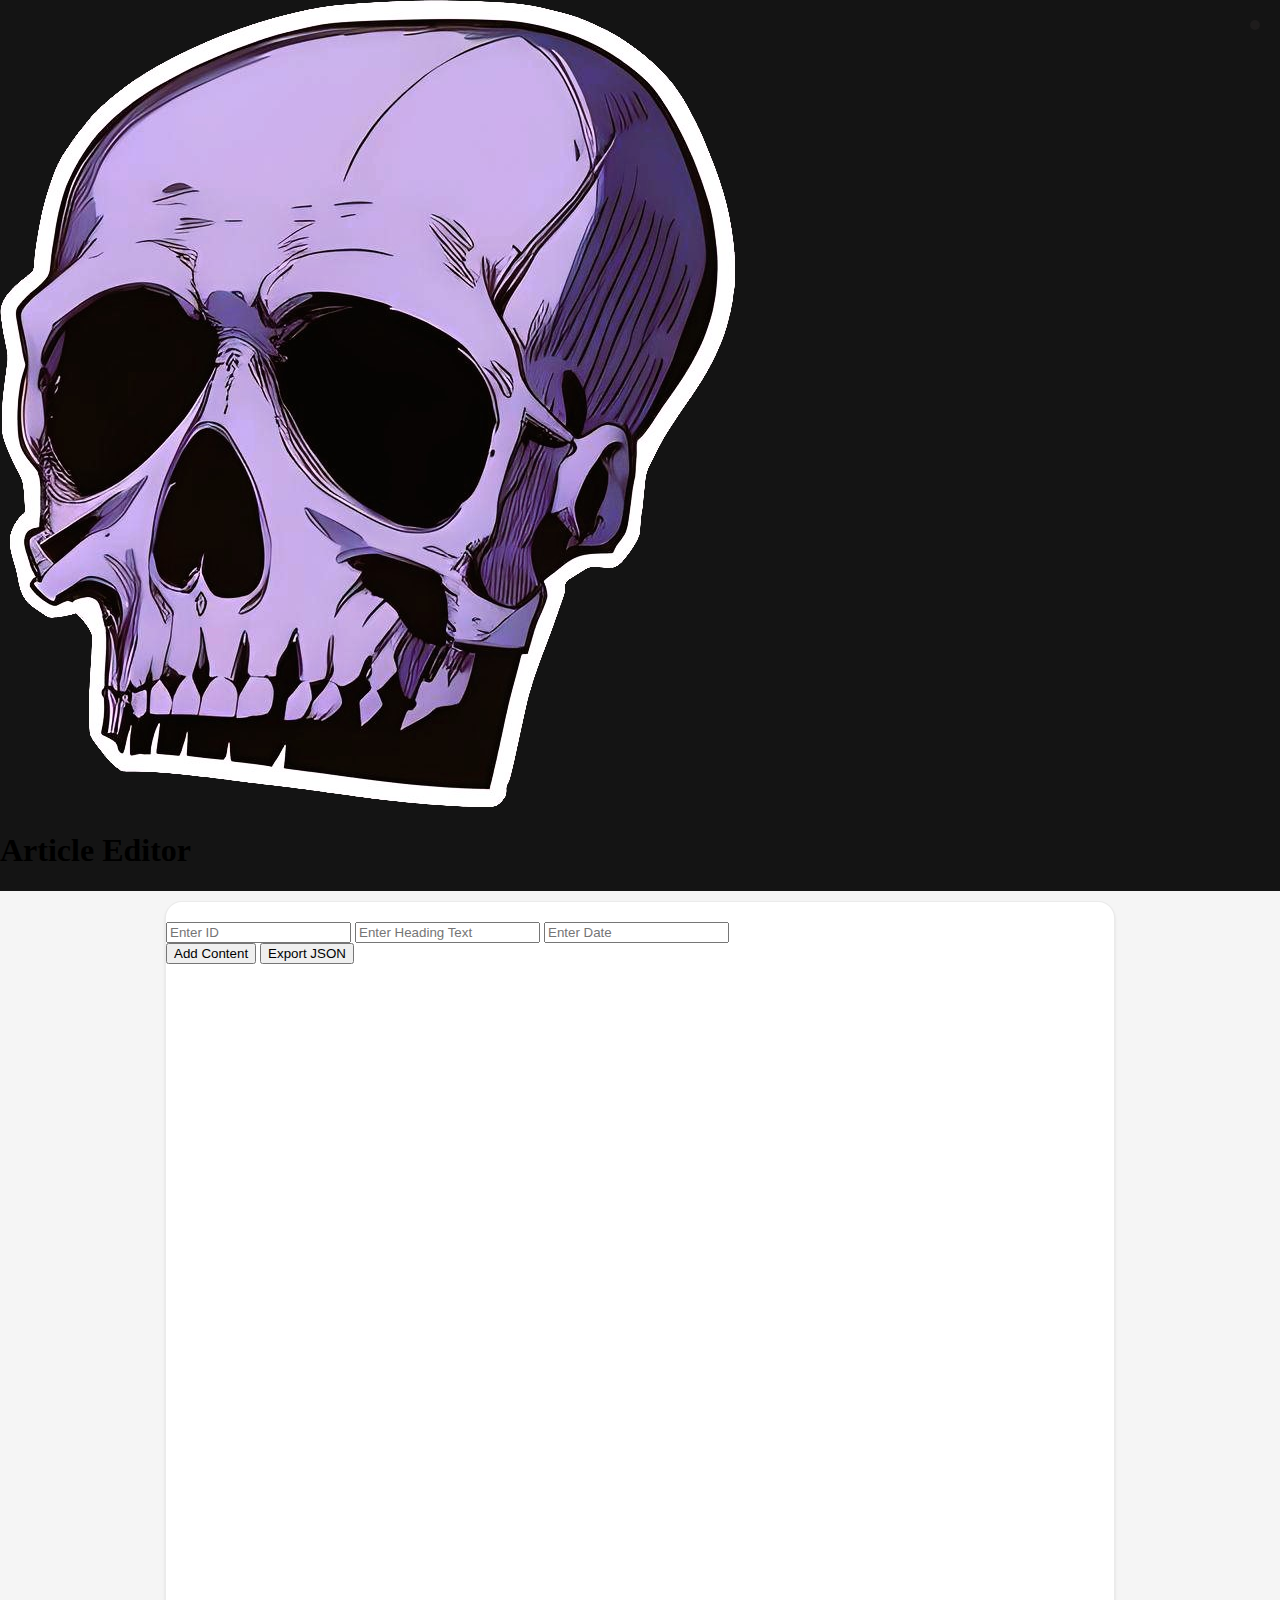
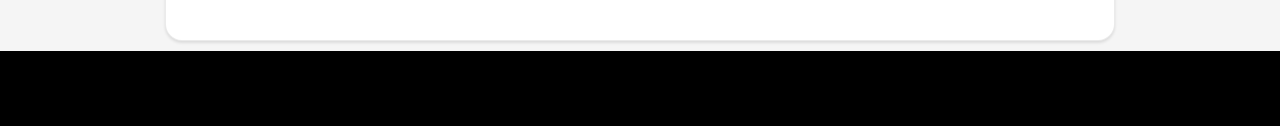
<file: html/editor.html>
<!DOCTYPE html>
<html lang="en">
<head>
    <meta charset="UTF-8">
    <meta name="viewport" content="width=device-width, initial-scale=1.0">
    <title>Article Editor</title>
    <link rel="stylesheet" href="/css/style.css">
    <script src="/js/editor-script.js" defer></script>
</head>
<body>
    <header>
        <div class="logo">
            <img src="/media/logo.png" alt="Logo">
        </div>
        <div class="site-title">
            <h1>Article Editor</h1>
        </div>
        <div class="language-selector" id="languageSelector">
            <!-- Dynamic language button will be inserted here -->
        </div>
    </header>
    <div class="background">
        <div class="container">
            <div id="article-meta">
                <input type="text" id="article-id" placeholder="Enter ID" required>
                <input type="text" id="article-heading" placeholder="Enter Heading Text" required>
                <input type="text" id="article-date" placeholder="Enter Date" required>
            </div>
                <main>
                    <div id="article-type" class="article-type"></div>
                    <div id="editor-content" class="article-content">
                        <!-- Editable content will be added here -->
                    </div>
                </main>
            <button id="add-content">Add Content</button>
            <button id="export-json">Export JSON</button>
        </div>
    </div>
    <footer>
        <p>Article Editor Footer</p>
    </footer>
</body>
</html>
</file>
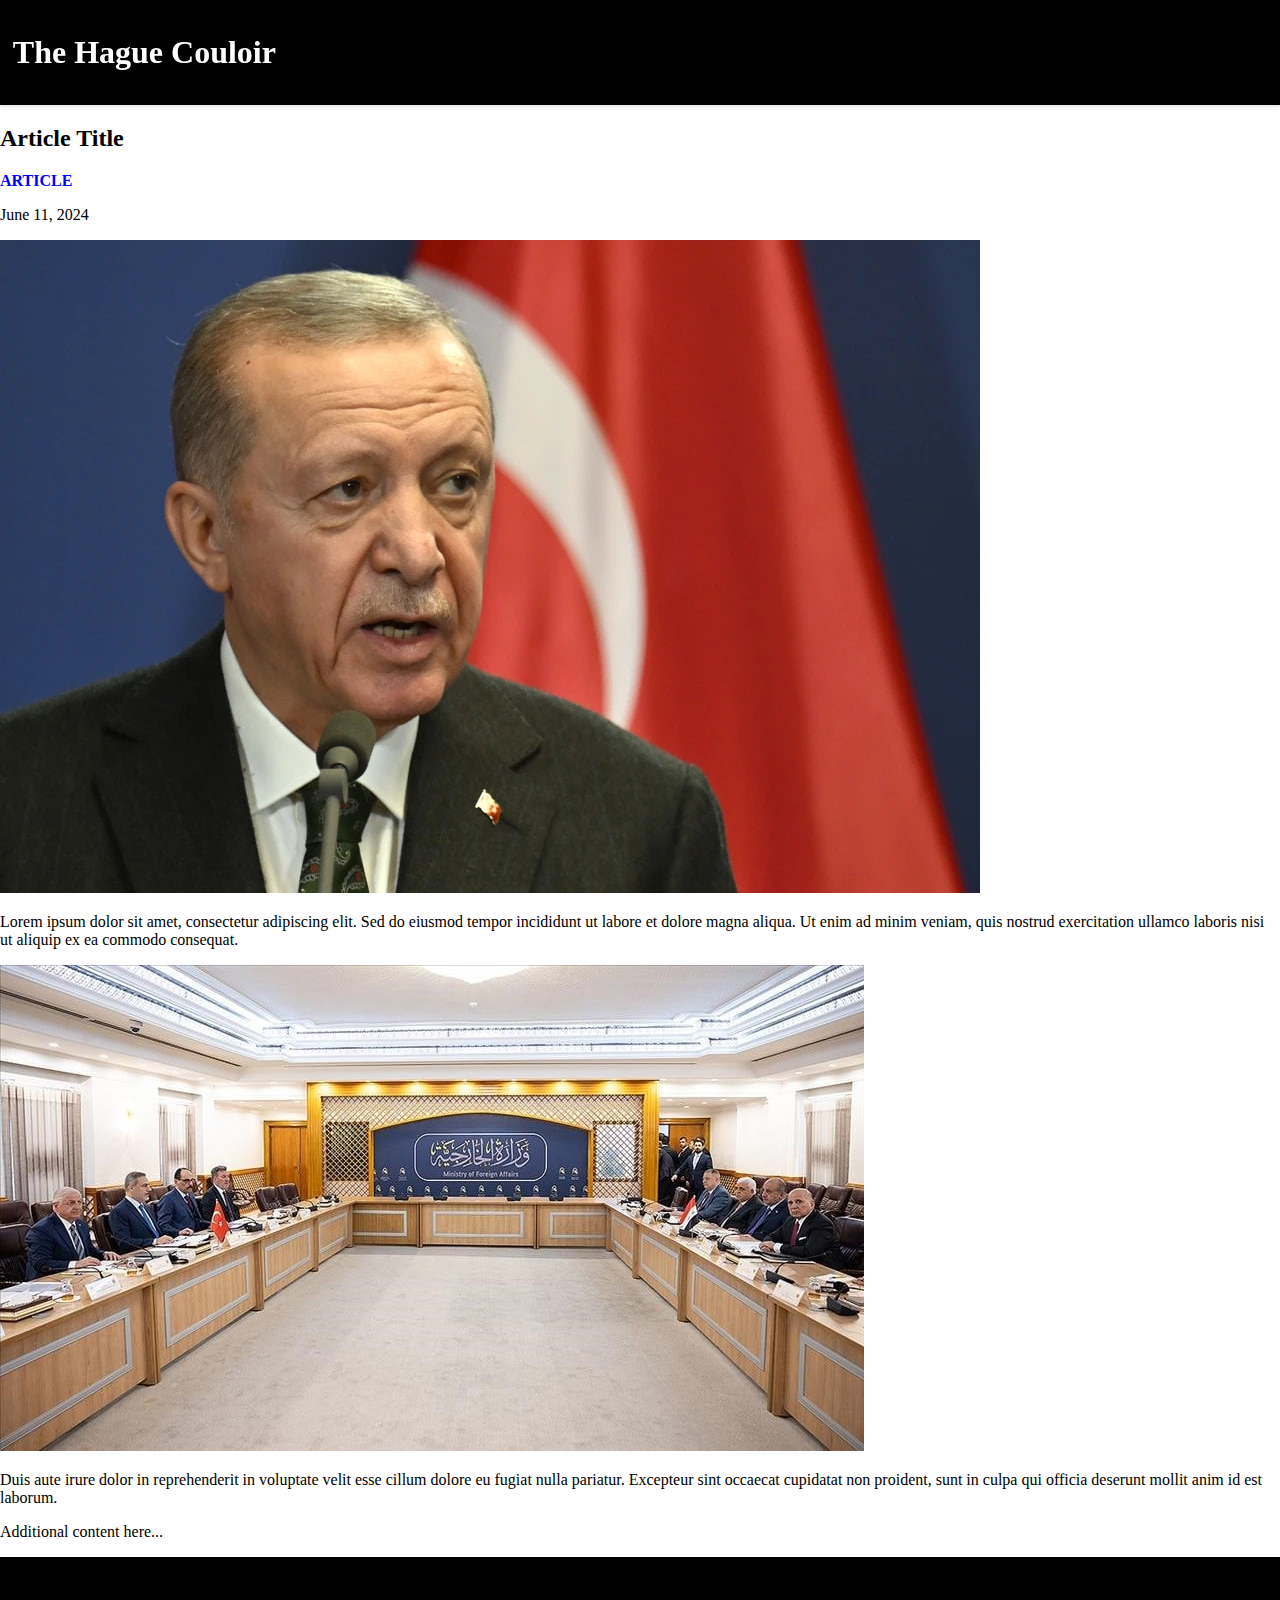
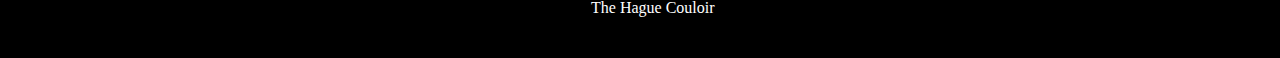
<file: news/00001.html>
<!DOCTYPE html>
<html lang="en">
<head>
    <meta charset="UTF-8">
    <meta name="viewport" content="width=device-width, initial-scale=1.0">
    <title>Article Title - The Hague Couloir</title>
    <link rel="stylesheet" href="../style.css">
</head>
<body>
    <header>
        <div class="logo">
            <h1 onclick="location.href='../index.html'">The Hague Couloir</h1>
        </div>
    </header>

    <main>
        <article class="full-article">
            <h2>Article Title</h2>
            <p class="type article">ARTICLE</p><p class="date">June 11, 2024</p>
            <img src="../images/00001_1.jpg" alt="Article Image 1">
            <p>Lorem ipsum dolor sit amet, consectetur adipiscing elit. Sed do eiusmod tempor incididunt ut labore et dolore magna aliqua. Ut enim ad minim veniam, quis nostrud exercitation ullamco laboris nisi ut aliquip ex ea commodo consequat.</p>
            <img src="../images/00001_2.jpg" alt="Article Image 2">
            <p>Duis aute irure dolor in reprehenderit in voluptate velit esse cillum dolore eu fugiat nulla pariatur. Excepteur sint occaecat cupidatat non proident, sunt in culpa qui officia deserunt mollit anim id est laborum.</p>
            <p>Additional content here...</p>
            <!-- More content -->
        </article>
    </main>

    <footer>
        <p>The Hague Couloir</p>
    </footer>
</body>
</html>
</file>
<file: css/style.css>
/* Remove default margin and padding from body and html */
html,
body {
    margin: 0;
    padding: 0;
    width: auto;
    height: auto;
    background-color: #141414;
    display: grid;
    min-width: 1024px;
    /* Ensures content is at least 1024px wide */
    overflow-x: auto;
    /* Allows horizontal scrolling if screen is smaller */
}

.index-layout {
    grid-template-columns: minmax(240px, 18.62%) 1fr minmax(240px, 18.62%);
    /* originally 18.62% 62.81% 18.62% */
    /* Ensure no unintended padding */
    box-sizing: border-box;
    display: grid;
    position: relative;
}

/* When screen width is less than 1024px, remove side columns
@media (max-width: 1024px) {
    .index-layout {
        grid-template-columns: 1fr;
    }
} */

/* .index-layout .left-content{
        grid-column: 1; 
    }  */

.index-layout .center-content {
    grid-column: 2;
    background-color: whitesmoke;
}

/* .index-layout .right-content{
        grid-column: 3;
    } */

.index-layout .center-right-content {
    grid-column: 2/4;
}

* {
    box-sizing: border-box;
}

.background {
    background-color: whitesmoke;
    /* Slight purple background to match body */
    min-width: 0;
    /* Ensure backgrund extends to the viewport width */
    padding: 0;
    /* No padding needed for the background container */
    display: flex;
    justify-content: center;
    /* Center the container horizontally */
}

.sidebars-left {
    grid-column: 1;
    grid-row: 1/3;
    width: 100%;
    background-color: whitesmoke;
}

.sidebars-left-grid {
    display: grid;
    gap: 20px;
}

.sidebars-right-partial {
    grid-column: 3;
    grid-row: 2;
    width: 100%;
    background-color: whitesmoke;
}

.sidebars-right-full {
    grid-column: 3;
    grid-row: 1/3;
    width: 100%;
    background-color: whitesmoke;
}

.sidebars-right-partial .sidebars-right-grid {
    display: grid;
    gap: 20px;
}

.sidebars-right-full .sidebars-right-grid {
    display: grid;
    gap: 20px;
    margin-top: 50px;
}

.container {
    max-width: 950px;
    /* Max width for the content area */
    width: calc(100% - 40px);
    /* Ensure it takes up full width minus padding */
    background-color: #fff;
    /* White background for the content area */
    border-radius: 17px;
    /* Rounded corners */
    box-shadow: 0 2px 3px rgba(0, 0, 0, 0.1);
    /* Added shadow */
    margin: 10px 20px;
    /* Margin to provide space around the container */
    padding: 20px 0px;
    border: 1px solid rgba(0, 0, 0, .08);
    min-height: 740px;
    /* Ensure minimum height to prevent black space */
}

/* header {
        background-color: black;
        color: white;
        padding: 1% 1%;
        top: 0;
        width: 100%;
        box-shadow: 0 2px 4px rgba(0, 0, 0, 0.1);
        position: -webkit-sticky;
        position: sticky;
        display: flex;
        align-items: center;
        box-sizing: border-box;
        z-index: 99;
    } */

.sidebars-left-item,
.sidebars-right-item {
    margin: 0 max(5%, 20px);
    /* used to be 20 instead of auto */
    z-index: 10;
    text-decoration: none;
    font-size: 16px;
    border-radius: 10px;
}

#sidebars-right-item1 {
    background: #e6fbe6;
    font-family: "Roboto", serif;
    font-weight: regular;
    margin-bottom: 20px;
    border-radius: 10px;
    border: 1px solid rgba(0, 0, 0, .08);
    margin-top: 20px;
    overflow: hidden;
}

#sidebars-right-item1 a {
    margin: 10px;
    cursor: pointer;
    text-decoration: none;
    color: black;
    display: block;
    float: none;
    /* Ensure it doesn’t overlap */
}

#sidebars-left-item1 {
    background: linear-gradient(135deg,
            /* Diagonal gradient (top-left to bottom-right) */
            #a9dffc 10%,
            /* Light blue at the center */
            #4b8abe 90%
            /* Primary blue at the end */
        );
    font-family: "Roboto", serif;
    font-weight: bold;
    margin-bottom: 20px;
}

#sidebars-left-item1 a {
    margin: 15px 15px 15px 15px;
    cursor: pointer;
    text-decoration: none;
    color: black;
    display: block;
    float: none;
    /* Ensure it doesn’t overlap */
}

.join-telegram-button {
    background: linear-gradient(135deg, #2196f3, #00c6ff);
    /* Blue gradient */
    color: white;
    padding: 5px;
    margin: 15px;
    border-radius: 7px;
    text-align: center;
    transition: all 0.3s;
}

.join-telegram-button:hover {
    transform: scale(1.05);
    color: white;
    box-shadow: 0 4px 10px rgba(0, 0, 0, 0.2);
    transition: all 0.3s;
}

.telegram-3d-icon {
    width: 70px;
    height: 70px;
    position: relative;
    left: 8px;
    top: -8px;
    float: right;
    /* Float image to the right */
}

.live-notes-header {
    padding: 5px 10px;
    border-bottom: 1px solid rgba(0, 0, 0, 0.1);
    display: flex;
    align-items: center;
}

.online-indicator {
    width: 45px;
    height: 45px;
    display: flex;
    align-items: center;
    justify-content: center;
}

.online-indicator img {
    width: 100%;
    height: 100%;
    object-fit: contain;
}

.live-notes-title {
    margin: 0;
    font-size: 16px;
    font-weight: bold;
    color: black;
    text-transform: uppercase;
    letter-spacing: 1px;
}

.live-notes-list {
    padding: 8px 0 8px 0;
    max-height: 400px;
    overflow-y: auto;
    display: flex;
    flex-direction: column;
    gap: 0;
}

.live-note-item-link {
    display: block;
    text-decoration: none;
    color: inherit;
    transition: transform 0.2s ease;
}

.live-note-item-link:last-child {
    border-bottom: none;
}

.live-note-item-link:hover {
    transform: translateY(-2px);
}

.live-note-item-link:hover .live-note-item {
    filter: drop-shadow(0 2px 6px rgba(0, 0, 0, 0.15));
}

.live-note-item {
    padding: 12px 16px;
    display: flex;
    flex-direction: column;
    gap: 6px;
    color: #333;
    font-size: 14px;
    line-height: 1.4;
    background-color: white;
    border-radius: 8px;
    filter: drop-shadow(0 1px 3px rgba(0, 0, 0, 0.1));
    position: relative;
}

.live-note-item::before {
    content: '';
    position: absolute;
    bottom: -6px;
    left: 12px;
    width: 0;
    height: 0;
    border-left: 6px solid transparent;
    border-right: 6px solid transparent;
    border-top: 6px solid white;
}

.live-note-time {
    font-size: 11px;
    font-weight: 500;
    color: #999;
    text-transform: lowercase;
    letter-spacing: 0px;
    align-self: flex-end;
}

.live-note-text {
    font-size: 14px;
    color: #333;
    font-weight: 400;
    word-wrap: break-word;
    display: -webkit-box;
    -webkit-line-clamp: 4;
    -webkit-box-orient: vertical;
    overflow: hidden;
    text-overflow: ellipsis;
}

.live-note-attachments {
    font-size: 11px;
    font-style: italic;
    color: grey;
    display: block;
    font-weight: 500;
    cursor: pointer;
}

.live-note-attachments:hover {
    text-decoration: underline;
}

.live-note-attachments:hover {
    text-decoration: underline;
}

.live-note-attachments-wrapper {
    position: relative;
    display: block;
    width: fit-content;
}

.attachment-preview {
    display: none;
    position: absolute;
    top: 100%;
    left: 0;
    background-color: white;
    border: 1px solid #ddd;
    border-radius: 6px;
    padding: 8px;
    margin-top: 4px;
    box-shadow: 0 2px 8px rgba(0, 0, 0, 0.15);
    z-index: 100;
}

.live-note-attachments-wrapper:hover .attachment-preview {
    display: block;
}

.preview-thumbnails {
    display: flex;
    gap: 8px;
    flex-wrap: wrap;
    max-width: 240px;
    overflow: hidden;
}


.preview-thumbnail {
    width: 60px;
    height: 60px;
    object-fit: cover;
    border-radius: 4px;
    border: 1px solid #eee;
    flex: 0 0 auto;
}

.video-thumbnail {
    width: 60px;
    height: 60px;
    border-radius: 4px;
    border: 1px solid #fff;
    overflow: hidden;
    background-color: #000;
    box-sizing: border-box;
    display: flex;
    align-items: center;
    justify-content: center;
}

.video-thumbnail video {
    width: auto;
    height: auto;
    max-width: 100%;
    max-height: 100%;
    object-fit: contain;
}

.live-notes-show-all {
    display: block;
    padding: 12px 20px;
    text-align: center;
    color: white;
    text-decoration: none;
    font-weight: bold;
    font-size: 12px;
    letter-spacing: 1px;
    transition: all 0.2s ease;
    cursor: pointer;
}

.live-notes-show-all:hover {
    background-color: rgba(0, 0, 0, 0.25);
    text-decoration: none;
    color: white;
}

.nav-container-background {
    background-color: black;
    z-index: 200;
    height: 675px;
    position: static;
    /* Fix it to the left side */
}

#navContainer {
    padding: 20px 0;
    margin-top: 20px;
    color: white;
    background-color: #1e1c1c;
    width: auto;
    /* original width 230 */
    /* Flexbox for centering content */
    display: flex;
    flex-direction: column;
    /* Stack items vertically */
}

#logo-link {
    display: flex;
    align-self: center;
}

#navContainer .logo {
    width: 75px;
    height: 75px;
    margin-top: 10px;
    cursor: pointer;
}

#navContainer .navigation-title-text {
    font-family: 'Lobster', serif;
    margin-top: 10px;
    margin-bottom: 15px;
    font-size: 26px;
    color: white;
    font-weight: 400;
    cursor: pointer;
    text-align: center;
    text-decoration: none;
}

#navContainer ul {
    padding: 0;
    list-style: none;
}

#navContainer li {
    display: block;
    /* Make the entire li clickable */
}

#navContainer .navigation-link {
    display: flex;
    align-items: center;
    text-decoration: none;
    color: white;
    padding: min(10%, 15px);
    /* used to be 15px */
    margin-left: min(1%, 10px);
    /* used to be 10px */
    /* Ensures clickable area extends */
    width: 100%;
    /* Makes sure it takes the full width */
    font-size: 18px;
    font-family: "Roboto", serif;
}

#navContainer .navigation-icon {
    width: 25px;
    height: 25px;
    cursor: pointer;
    fill: #939393;
    filter: brightness(0.7);
    transition: all .3s ease;
    margin-right: 10px;
    /* Spacing between icon and text */
}


#navContainer li:hover .navigation-icon {
    filter: brightness(1);
    /* Makes the image appear brighter */
    transition: all 0.3s ease;
    /* Add margin for the text */
}

#navContainer ul {
    list-style-type: none;
    padding: 0;
    margin: 0;
}

#navContainer li:hover {
    background-color: #1a1818;
    /* Add margin for the text */
}

/* Dropdown Button */
.dropbtn {
    background-color: transparent;
    color: white;
    font-size: 16px;
    border: none;
    cursor: pointer;
}

/* Dropdown content (hidden by default) */
.dropdown-content {
    display: none;
    position: absolute;
    background-color: #f9f9f9;
    min-width: 160px;
    box-shadow: 0px 8px 16px 0px rgba(0, 0, 0, 0.2);
    z-index: 1;
}

/* Links inside the dropdown */
.dropdown-content a {
    color: black;
    padding: 12px 16px;
    text-decoration: none;
    display: block;
}

/*Language selector */

/* General styles for the language selector */
.language-selector {
    position: absolute;
    right: 0px;
    top: 0px;
    /* Places the selector 20px from the right of the page */
    display: flex;
    /* Enables Flexbox for alignment */
    margin: 20px;
    background-color: #1e1c1c;
    /* Black with some transparency */
    padding: 5px;
    border-radius: 5px;
    z-index: 1000;
    /* Ensures it's above other elements */
    justify-content: center;
    /* Centers content horizontally */
    align-items: center;
    /* Centers content vertically */
    line-height: 1;
    /* Ensures the text has no extra spacing */
    vertical-align: middle;
    font-family: 'Roboto', serif;
}

.language-selector:hover {
    background-color: #1a1818;
}

.language-selector:hover img {
    filter: brightness(1);
    /* Makes the image appear brighter */
    transition: all 0.3s ease;
}

/* Style for the dropdown button */
.dropdown-button {
    background-color: transparent;
    color: white;
    border: none;
    font-size: 16px;
    cursor: pointer;
    padding: 5px;
}

.language-selector img {
    width: 24px;
    height: 24px;
    margin-right: 5px;
    vertical-align: middle;
    filter: brightness(0.7);
    /* Makes the image appear brighter */
    transition: all 0.3s ease;
    /* Ensures image aligns with the text */
}

/* Style for the dropdown menu */
.dropdown-menu {
    display: none;
    /* Hidden by default */
    position: absolute;
    /* Positioned relative to the button */
    top: 35px;
    right: 0;
    border-radius: 5px;
    background-color: #1e1c1c;
    /* Dark background */
    padding: 5px;
    box-shadow: 0 2px 5px rgba(0, 0, 0, 0.5);
    font-family: 'Roboto', serif;
}

/* Dropdown menu links */
.dropdown-menu a {
    color: white;
    text-decoration: none;
    display: block;
    padding: 5px 10px;
}

.dropdown-menu:hover {
    background-color: #444;
}

/* Show dropdown menu on button hover or click */
.language-selector:hover .dropdown-menu {
    display: block;
}

/* Other styles*/

/* Highlighted articles */
.highlighted-articles-grid {
    position: absolute;
    margin-top: 495px;
    color: white;
    padding: 20px;
    justify-content: flex-end;
    /* Aligns content to the bottom */
    z-index: 5;
}

.grid-container {
    display: grid;
    grid-template-columns: repeat(4, 1fr);
    gap: 15px;
    max-width: 1150px;
    margin: 0 20;
    justify-content: flex-end;
    /* Aligns content to the bottom */
}

/* General styling for grid-item */
.grid-item {
    position: relative;
    padding: 10px;
    display: flex;
    flex-direction: column;
    justify-content: space-between;
    transition: all 0.3s ease;
    /* Smooth transition for hover effects */
    background-color: transparent;
    /* Default background */
    box-shadow: none;
    /* No shadow by default */
    cursor: pointer;
    /* Makes grid-item look clickable */
    font-family: 'Roboto', serif;
    font-size: 12px;
}

/* Make the grid-item fully clickable */
.grid-item-link {
    display: block;
    text-decoration: none;
    color: inherit;
    /* Inherit text color to keep the design consistent */
    width: 100%;
    height: 100%;
    position: relative;
    z-index: 1;
    /* Ensure link is on top of other content */
}

/* Add hover effect to emphasize interaction */
.grid-item:hover {
    cursor: pointer;
    transform: translateY(-2px);
    /* Slight lift effect */
    /* box-shadow: 0 4px 8px rgba(0, 0, 0, 0.1); */
    /* Optional for extra polish */
}

/* Slim grey stick on top of grid-item */
.grid-item::before {
    content: '';
    position: absolute;
    top: 0;
    left: 0;
    width: 100%;
    height: 2px;
    border-radius: 4px;
    /* Slim stick */
    background-color: grey;
    transition: all 0.3s ease;
}

/* Default h3 styling */
.grid-item h3 {
    color: #ccc;
    transition: color 0.3s ease;
}

/* Highlighted grid-item styles
    .grid-item.active {
         background-color: rgba(128, 0, 128, 0.05);
        border-radius: 10px; Optional for a softer look 
    } */

/* Purple stick when grid-item is active */
.grid-item.active::before {
    background-color: #d500f9;
    height: 5px;
    border-radius: 4px;
    box-shadow: 0 0 10px 4px rgba(128, 0, 128, 0.5);
    /* Slightly thicker stick */
}

/* Highlighted h3 color */
.grid-item.active h3 {
    color: white;
}


.type-date {
    display: inline-grid;
    grid-auto-flow: column;
    grid-template-columns: auto;
    /* Each item takes up width based on its content */
    gap: 5px;
    margin-top: auto;
    /* Push the type-date div to the bottom */
    font-size: 12px;
    color: #ccc;
}

.highlighted-content {
    position: relative;
    z-index: 2;
    margin-top: 150px;
    /* Ensure the content stays above the background and vignette */
    text-align: left;
    /* Horizontally center the text */
    margin-right: 150px;
    margin-left: 20px;
    height: fit-content;
}

/* Container for the image */
/* Styles for the highlighted article section */
#highlighted-article {
    position: relative;
    display: flex;
    background-size: cover;
    background-position: center;
    height: 675px;
    color: white;
    background-blend-mode: multiply;
    /* This ensures the background color blends correctly */
    text-shadow: 2px 2px 10px rgba(0, 0, 0, 0.7);
    opacity: 1;
    /* Darken the text with shadow */
    overflow: hidden;
    /* Ensure no overflowing elements are visible */
}

/* The vignette effect (always visible) */
.highlighted-article::after {
    content: '';
    position: absolute;
    top: 0;
    left: 0;
    width: 100%;
    height: 100%;
    background:
        radial-gradient(circle, transparent 0%, rgba(0, 0, 0, 0.6) 80%),
        /* Radial gradient for soft edges */
        linear-gradient(to bottom, rgba(0, 0, 0, 0) 90%, rgba(0, 0, 0, 0.9) 100%),
        /* Vertical gradient from center */
        linear-gradient(to left, rgba(0, 0, 0, 0) 90%, rgba(0, 0, 0, 0.9) 100%);
    /* Horizontal gradient from center */
    z-index: 1;
    /* Above the image */
    pointer-events: none;
    /* Ensure it doesn't block interaction */
}

.highlighted-title a {
    font-size: 36px;
    font-weight: bold;
    color: inherit;
    text-decoration: none;
    font-family: 'Roboto', serif;
    margin-top: 20px;
}

.highlighted-title {
    align-items: center;
    /* Vertically center children */
    gap: 8px;
    /* Optional: space between title and indicator */
}

.highlighted-type {
    font-weight: bold;
    font-family: 'Roboto', serif;
    font-size: 24px;
}

.highlighted-date {
    font-size: 14px;
    font-family: sans-serif;
    color: grey;
}

/* Button styles for the lower-right corner */
.highlighted-button {
    position: absolute;
    bottom: 0px;
    top: 450px;
    right: 50px;
    font-size: 22px;
    z-index: 2;
}

.highlighted-button-link {
    display: inline-block;
    padding: 15px 30px;
    /* Increased padding for a bigger button */
    background: linear-gradient(135deg, #d500f9, #7c4dff);
    /* More contrasting colors */
    color: white;
    text-decoration: none;
    font-weight: bold;
    border-radius: 8px;
    /* Slightly more rounded corners */
    box-shadow: 0 0 10px rgba(117, 43, 255, 0.5);
    /* Glow effect */
    transition: all .3s ease;
    /* Added transition for glow and scale */
}

.highlighted-button-link:hover {
    background: linear-gradient(135deg, #aa00ff, #6200ea);
    /* Swapped colors for hover effect */
    transform: scale(1.1);
    /* Slightly increase size on hover */
    box-shadow: 0 0 20px rgba(117, 43, 255, 1);
    /* More intense glow on hover */
}

.more-info {
    text-align: center;
    /* Center the text and arrow */
    position: absolute;
    /* Position it relative to the container */
    bottom: 10px;
    /* Position above the button */
    color: white;
    /* Text color */
    font-family: sans-serif;
}

.down-arrow {
    margin-top: -10px;
    /* Space between text and arrow */
    width: 30px;
    /* Adjust the size of the arrow */
    height: auto;
    /* Maintain aspect ratio */
}

.content-grid {
    display: grid;
    grid-template-columns: repeat(auto-fill, minmax(250px, 1fr));
    gap: 20px;
    position: relative;
    font-family: 'Roboto', serif;
}

/* @media (max-width: 1024px) {
        .content-grid {
            grid-template-columns: repeat(2, 1fr);
        }
    }
    
    @media (max-width: 640px) {
        .content-grid {
            grid-template-columns: repeat(1, 1fr);
        }
    } */

.publication-section {
    margin: 20px 0;
    font-family: 'Roboto', serif;
}

.publication-section-heading {
    font-size: 24px;
    font-weight: bold;
    font-family: 'Roboto', serif;
    margin-top: 24px;
    margin-bottom: 0;
}

.publication-section-subheading {
    font-size: 16px;
    color: grey;
    font-style: italic;
    font-family: 'Roboto', serif;
    margin-bottom: 20px;
}

.publication-section-button-text {
    font-size: 16px;
    color: grey;
    font-family: 'Roboto', serif;
    transition: all 0.3s ease;
    cursor: pointer;
    text-decoration: none;
}

.publication-section-button {
    font-size: 16px;
    color: grey;
    font-family: 'Roboto', serif;
    margin-bottom: 20px;
    width: 100%;
    text-align: center;
    padding-top: 10px;
    padding-bottom: 10px;
    background-color: #d9d9d9;
    color: #979696;
    margin-top: 10px;
    margin-bottom: 10px;
    border-radius: 10px;
    border: 1px solid rgba(0, 0, 0, .08);
    transition: all 0.3s ease;
    cursor: pointer;
}

.publication-section-button:hover {
    background-color: #979696;
    color: white;
    transition: all 0.3s ease;
}

/* Style for video preview (non-playable) */
.video-preview {
    width: 100%;
    height: auto;
    object-fit: cover;
    pointer-events: none;
    /* Disable interaction */
}


/* General styling for news, article, and opinion items */
.news-item,
.article-item,
.opinion-item,
.academic-item,
.live-note-item {
    background-color: white;
    border: 1px solid #ddd;
    border-radius: 10px;
    border: 1px solid rgba(0, 0, 0, .08);
    transition: all .3s ease;
    text-decoration: none;
    color: inherit;
    /* Ensure text inherits the parent color */
    text-decoration: none;
    /* Remove underlines or other decorations */
    display: block;
    /* Make the entire article clickable */
    cursor: pointer;
    /* Show a pointer cursor to indicate a clickable element */
}

.news-item:hover,
.article-item:hover,
.opinion-item:hover,
.academic-item:hover {
    box-shadow: 0 4px 8px rgba(0, 0, 0, 0.2);
}

/* only grid live notes get a shadow */
.content-grid .live-note-item:hover {
    box-shadow: 0 4px 8px rgba(0, 0, 0, 0.2);
}

.news-item a,
.article-item a,
.opinion-item a,
.academic-item a {
    color: inherit;
    text-decoration: none;
    display: block;
}

.news-item img,
.article-item img,
.opinion-item img,
.academic-item img {
    width: 100%;
    height: 100%;
    object-fit: cover;
    border-top-left-radius: 5px;
    border-top-right-radius: 5px;
}

.news-item .news,
.article-item .article,
.opinion-item .opinion,
.academic-item .academic {
    margin-bottom: 8px;
}

.news-item .title,
.article-item .title,
.opinion-item .title,
.academic-item .title {
    color: inherit;
    text-decoration: none;
    display: block;
    font-size: 20px;
    color: black;
    margin-top: 8px;
}

.news-item .date,
.article-item .date,
.opinion-item .date,
.academic-item .date {
    color: inherit;
    text-decoration: none;
    display: block;
    font-size: 12px;
    color: grey;
    margin-top: auto;
}

/* Wrapper for the image to keep it at the back */
/* .highlighted-article-image-wrapper {
        position: absolute;
        top: 0;
        left: 0;
        width: 100%;
        height: 100%;
        z-index: 1;
    } */

/* Overlay for all content */
.highlighted-article-overlay {
    position: relative;
    z-index: 2;
    width: 100%;
    height: 100%;
    display: flex;
    flex-direction: column;
    justify-content: center;
    gap: 18px;
    /* Add spacing between overlay children */
    padding: 40px 60px;
    box-sizing: border-box;
}

/* Make sure .highlighted-image stays at the back */
.highlighted-image {
    width: 100%;
    height: 100%;
    display: block;
    object-fit: cover;
    position: absolute;
    top: 0;
    left: 0;
    z-index: 1;
}

.highlighted-image.fade-in {
    opacity: 1;
}

.video-indicator {
    display: inline-flex;
    align-items: center;
    font-family: 'Roboto', serif;
    background-color: red;
    color: white;
    padding: 5px 8px;
    font-size: 14px;
    font-weight: bold;
    border-radius: 4px;
    margin-left: 12px;
    margin-bottom: 11px;
    position: static;
    vertical-align: middle;
    /* Add this for inline alignment */
    line-height: 1;
    /* Prevent extra vertical space */

}

.video-indicator .dot {
    width: 8px;
    height: 8px;
    background-color: white;
    border-radius: 50%;
    margin-right: 5px;
    display: inline-block;
    vertical-align: middle;
    /* Add this for dot alignment */
}


.content {
    font-family: 'Roboto', serif;
    margin-left: 3%;
    margin-right: 3%;
    margin-bottom: 3%;
    display: flex;
    flex-direction: column;
    height: 100%;
}

/* Styles for different text types */
.news {
    color: red;
    font-weight: bold;
    font-family: 'Roboto', serif;
}

.opinion {
    color: orange;
    font-weight: bold;
    font-family: 'Roboto', serif;
}

.article {
    color: #438afc;
    font-weight: bold;
    font-family: 'Roboto', serif;
}

.academic {
    color: burlywood;
    font-weight: bold;
    font-family: 'Roboto', serif;
}

.live-note {
    color: green;
    font-weight: bold;
    font-family: 'Roboto', serif;
}

main-text {
    font-family: 'Roboto', serif;
}

/* Base styles for padding with responsive adjustment */
main-text .opinion,
main-text .article,
main-text .news,
main-text .academic,
main-text .live-note,
main-text .caption-text,
main-text .information,
main-text .warning,
main-text .error,
main-text .quote,
main-text .heading-text,
main-text .subheading-text,
main-text .sub-subheading-text,
main-text .info-text,
main-text p,
main-text .tags-section,
main-text .pdf-toolbar {
    margin-left: clamp(4px, 5vw + 1rem, 80px);
    margin-right: clamp(4px, 5vw + 1rem, 80px);
}


main-text .heading-text,
.about-heading-text {
    font-family: 'Roboto', serif;
    font-size: 24px;
    color: inherit;
    margin-bottom: 10px;
    font-weight: bold;
}

main-text .heading-text-with-link {
    font-family: 'Roboto', serif;
    text-decoration: underline;
    color: inherit;
    font-size: 24px;
    margin-bottom: 10px;
    font-weight: bold;
}

main-text .subheading-text,
.about-subheading-text {
    font-family: 'Roboto', serif;
    font-size: 22px;
    margin-bottom: 10px;
}

main-text .sub-subheading-text {
    font-family: 'Roboto', serif;
    font-size: 18px;
    margin-bottom: 5px;
}

main-text p,
.about-text {
    font-family: 'Roboto', serif;
    color: #333;
    font-size: 18px;
    line-height: 150%;
    flex: 1;
    /* Ensures text takes up the remaining space */
}

main-text .text-with-link,
.about-text-with-link {
    font-family: 'Roboto', serif;
    text-decoration: none;
    color: rgb(0, 60, 255);
    font-size: 18px;
    line-height: 150%;
}

main-text .info-text {
    font-family: 'Roboto', serif;
    font-size: 14px;
    color: #7f8c8d;
    margin-bottom: 10px;
}

main-text .info-text-with-link {
    font-family: 'Roboto', serif;
    text-decoration: underline;
    font-size: 14px;
    color: #7f8c8d;
    margin-bottom: 10px;
}

main-text .spoiler-text {
    font-family: 'Roboto', serif;
    font-size: 18px;
    line-height: 150%;
    flex: 1;
    color: #333;
    text-shadow: none;
    filter: blur(3px);
    background-color: transparent;
    cursor: pointer;
    transition: filter 0.2s ease;
}

main-text .spoiler-text.revealed {
    filter: none;
    color: inherit;
}

main-text .main-image {
    display: block;
    margin: 0 auto;
    align-items: center;
    border-radius: 13px;
    max-height: 500px;
    max-width: 95%;
}

main-text .main-video {
    display: block;
    margin: auto;
    max-width: 95%;
    margin-bottom: 10px;
    border-radius: 13px;
    object-fit: cover;
    /* Ensures the video fits nicely within the container */
}

main-text .image {
    display: block;
    margin: auto;
    max-width: 90%;
    max-height: 500px;
    border-radius: 5px;
    margin-bottom: 10px;
    padding-left: 5px;
    padding-right: 5px;
}

main-text .pdf-container {
    margin: 1rem 0;
}

main-text .pdf-toolbar {
    margin-bottom: 1rem;
    display: flex;
    gap: 10px;
}

main-text .pdf-open,
main-text .pdf-download {
    display: inline-block;
    padding: 8px 16px;
    background-color: #438afc;
    color: white;
    text-decoration: none;
    border-radius: 5px;
    font-size: 14px;
    transition: all 0.3s ease;
    cursor: pointer;
}

main-text .pdf-open:hover,
main-text .pdf-download:hover {
    background-color: #2e5fbf;
    box-shadow: 0 2px 6px rgba(0, 0, 0, 0.2);
}

main-text .pdf-frame {
    width: 100%;
    height: 850px;
    border: none;
}

/* about version of img*/

.about-author-image {
    display: block;
    margin: auto;
    max-width: 90%;
    max-height: 400px;
    border-radius: 5px;
    margin-bottom: 10px;
    padding-left: 5px;
    padding-right: 5px;
}

/* container for image and text */

.about-author-container {
    display: flex;
    align-items: flex-start;
    gap: 20px;
    /* Adjust gap as needed */
}

.about-author-image-container {
    display: flex;
    flex-direction: column;
    align-items: center;
    /* Aligns the caption and images centrally */
}

.about-author-images {
    display: flex;
    gap: 10px;
    /* Adjust gap between images */
}

main-text .caption-text,
.about-caption-text {
    font-family: 'Roboto', serif;
    text-align: center;
    line-height: 95%;
    font-size: 14px;
    color: #7f8c8d;
    margin-top: 0;
}

main-text .caption-text-with-link,
.about-caption-text-with-link {
    font-family: 'Roboto', serif;
    text-align: center;
    text-decoration: underline;
    line-height: 95%;
    font-size: 14px;
    color: #7f8c8d;
}

main-text .quote {
    font-family: 'Roboto', serif;
    background-color: #f0e6ff;
    line-height: 140%;
    padding: 10px 20px 10px 45px;
    /* Adjusted padding for the entire quote block */
    border-radius: 7px;
    position: relative;
    border-left: 7px solid #9966ff;
    margin-bottom: 10px;
}

main-text .quote-text-with-link {
    font-family: 'Roboto', serif;
    line-height: 140%;
    position: relative;
    text-decoration: none;
    color: #7333cc;
}

main-text .quote::before {
    content: "🗨️";
    position: absolute;
    left: 12px;
    top: 50%;
    transform: translateY(-50%);
    font-size: 20px;
}

main-text .information {
    font-family: 'Roboto', serif;
    background-color: #0091ff37;
    line-height: 140%;
    padding: 10px 20px 10px 45px;
    /* Adjusted padding for the entire quote block */
    border-radius: 7px;
    position: relative;
    border-left: 7px solid #00aaff;
    margin-bottom: 10px;
}

main-text .information-text-with-link {
    font-family: 'Roboto', serif;
    line-height: 140%;
    position: relative;
    text-decoration: none;
    color: rgb(0, 60, 255);
}

main-text .information::before {
    content: "ℹ️";
    position: absolute;
    left: 12px;
    top: 50%;
    transform: translateY(-50%);
    font-size: 20px;
}

main-text .warning {
    background-color: #fff3cd;
    border: 1px solid #e5d39b;
    padding: 10px 20px 10px 45px;
    /* Adjusted padding for the entire quote block */
    border-radius: 7px;
    position: relative;
    border-left: 6px solid #d39e00;
    margin-bottom: 10px;
}

main-text .warning::before {
    content: "⚠️";
    position: absolute;
    left: 12px;
    top: 50%;
    transform: translateY(-50%);
    font-size: 20px;
}

main-text .error {
    background-color: #f8d7da;
    border: 1px solid #f5c6cb;
    padding: 10px 20px 10px 45px;
    /* Adjusted padding for the entire quote block */
    border-radius: 7px;
    position: relative;
    border-left: 6px solid #a92631;
    margin-bottom: 10px;
}

main-text .error::before {
    content: "🛑";
    position: absolute;
    left: 12px;
    top: 50%;
    transform: translateY(-50%);
    font-size: 20px;
}

main-text .tags-section {
    margin-top: 20px;
}

main-text .related-topics-tags {
    display: flex;
    justify-content: flex-end;
    /* Aligns tags to the right */
    gap: 10px;
}

main-text .related-topic-tag,
.tag-option {
    display: inline-block;
    background-color: #d9d9d9;
    color: #979696;
    padding: 5px 10px;
    border-radius: 5px;
    font-size: 14px;
    margin-bottom: 10px;
    text-decoration: none;
    border: 1px solid rgba(0, 0, 0, .08);
    cursor: pointer;
    transition: all 0.3s ease;
}

main-text .related-topic-tag:hover,
.tag-option:hover {
    background-color: #979696;
    color: white;
}

/* Existing styles assumed to be present, adding tag filter specific styles */
.tag-filter-container {
    margin-bottom: 1rem;
}

.tag-buttons {
    display: flex;
    flex-wrap: wrap;
    gap: 0.5rem;
    margin-top: 10px;
}

.tag-option.active {
    background-color: #007bff;
    color: white;
}

footer {
    background-color: black;
    text-align: center;
    padding: 1%;
    position: relative;
    bottom: 0;
    width: 1fr;
    height: fit-content;
    font-family: "Roboto", serif;
}

.footer-grid {
    display: grid;
    grid-template-columns: repeat(4, minmax(200px, 1fr));
}

/* .footer-grid-item {

    } */

.footer-grid-item-list {
    list-style-type: none;
    padding: 0;
    margin: 0;
}

.footer-grid-item-list li {
    margin-bottom: 10px;
}

.footer-text {
    text-decoration: none;
    color: #7d7d7d;
    font-size: 14px;
    transition: all 0.3s ease;
}

.footer-text:hover {
    color: white;
}

.footer-bold-text {
    text-decoration: none;
    font-weight: bold;
    color: #b5b5b5;
    font-size: 14px;
}

.footer-below-text {
    text-decoration: none;
    color: #b5b5b5;
    text-align: center;
    width: 100%;
}


/* Gallery Container */
.gallery-container {
    position: relative;
    max-width: 90%;
    margin: auto;
    margin-bottom: 20px;
}

/* Main Image Display */
.gallery-main-image {
    display: block;
    width: 100%;
    max-height: 500px;
    object-fit: contain;
    border-radius: 5px;
    cursor: pointer;
    transition: all .3s ease;
}

/* Thumbnail Container */
.gallery-thumbnails {
    display: flex;
    justify-content: center;
    margin-top: 10px;
}

/* Individual Thumbnail */
.gallery-thumbnail {
    width: 60px;
    height: 60px;
    object-fit: contain;
    border-radius: 5px;
    margin: 0 5px;
    cursor: pointer;
    opacity: 0.7;
    transition: opacity 0.2s ease-in-out, transform 0.2s ease-in-out;
}

.gallery-thumbnail:hover,
.gallery-thumbnail.active {
    opacity: 1;
    transform: scale(1.1);
}

/* Navigation Buttons */
.gallery-nav-button {
    position: absolute;
    top: 50%;
    transform: translateY(-50%);
    background-color: rgba(0, 0, 0, 0.5);
    border: none;
    color: white;
    font-size: 24px;
    padding: 10px;
    cursor: pointer;
    border-radius: 50%;
    z-index: 1;
    transition: background-color 0.2s ease-in-out;
}

.gallery-nav-button:hover {
    background-color: rgba(0, 0, 0, 0.8);
}

.gallery-nav-button.left {
    left: 10px;
}

.gallery-nav-button.right {
    right: 10px;
}

/* Zoom Overlay */
.gallery-zoom-overlay {
    display: none;
    position: fixed;
    top: 0;
    left: 0;
    width: 100%;
    height: 100%;
    background-color: rgba(0, 0, 0, 0.8);
    justify-content: center;
    align-items: center;
    z-index: 97;
}

.gallery-zoom-image {
    max-width: 90%;
    max-height: 90%;
    object-fit: contain;
    border-radius: 5px;
}

.gallery-zoom-overlay.active {
    display: flex;
}

/* Styles for the video container */
.video-container {
    display: block;
    margin: auto;
    max-width: 90%;
    border-radius: 5px;
    margin-bottom: 10px;
    padding-left: 5px;
    padding-right: 5px;
}

.video-container video {
    width: 100%;
    height: auto;
    border-radius: 5px;
    margin: auto;
    margin-bottom: 20px;
}

.all-publications-container {
    margin: 20px 0;
}

.all-publications-text {
    font-size: 24px;
    font-weight: bold;
    font-family: 'Roboto', serif;
    margin: 0;
}

.filter-button {
    position: relative;
    font-family: 'Roboto', serif;
}

.sort-button {
    text-align: center;
    position: relative;
    margin-top: 0;
    margin-bottom: 10px;
    display: flex;
    justify-content: flex-end;
    align-items: center;
    gap: 10px;
    font-family: 'Roboto', serif;
}

.filter-option,
.sort-option {
    background-color: transparent;
    border: none;
    padding: 8px 15px;
    cursor: pointer;
    font-size: 14px;
    transition: all 0.3s;
    position: relative;
}

.filter-option:hover,
.filter-option.active,
.sort-option:hover,
.sort-option.active {
    background-color: rgba(0, 0, 0, 0.1);
    border-radius: 5px;
}

/* Existing styles from the provided document */
/* ... (all previous CSS remains unchanged) ... */

/* Styles for sub-headings */
.all-publications-text p {
    font-size: 24px;
    font-weight: bold;
    font-family: 'Roboto', serif;
    /* margin-bottom: 20px; */
}

.tag-filter-container span,
.type-filter-container span,
.sort-button span {
    font-size: 18px;
    font-weight: bold;
    font-family: 'Roboto', serif;
    display: block;
}

/* Styles for type buttons container */
.type-buttons {
    display: flex;
    flex-wrap: wrap;
    gap: 0.5rem;
    margin-top: 10px;
}

/* Specific styles for type filter buttons */
.filter-option-news {
    color: red;
    background-color: white;
    font-weight: bold;
    font-family: 'Roboto', serif;
    border: 1px solid red;
    border-radius: 15px;
    padding: 0.5rem 1rem;
    cursor: pointer;
    transition: all 0.3s;
}

.filter-option-news.active {
    color: white;
    background: linear-gradient(to right, #ff0000, #ff6666);
    border: none;
}

.filter-option-article {
    color: #438afc;
    background-color: white;
    font-weight: bold;
    font-family: 'Roboto', serif;
    border: 1px solid #438afc;
    border-radius: 15px;
    padding: 0.5rem 1rem;
    cursor: pointer;
    transition: all 0.3s;
}

.filter-option-article.active {
    color: white;
    background: linear-gradient(to right, #438afc, #85b9fd);
    border: none;
}

.filter-option-opinion {
    color: #ffa500;
    background-color: white;
    font-weight: bold;
    font-family: 'Roboto', serif;
    border: 1px solid #ffa500;
    border-radius: 15px;
    padding: 0.5rem 1rem;
    cursor: pointer;
    transition: all 0.3s;
}

.filter-option-opinion.active {
    color: white;
    background: linear-gradient(to right, #ffa500, #ffc766);
    border: none;
}

.filter-option-academic {
    color: burlywood;
    background-color: white;
    font-weight: bold;
    font-family: 'Roboto', serif;
    border: 1px solid burlywood;
    border-radius: 15px;
    padding: 0.5rem 1rem;
    cursor: pointer;
    transition: all 0.3s;
}

.filter-option-academic.active {
    color: white;
    background: linear-gradient(to right, burlywood, #c7b39a);
    border: none;
}

.filter-option-live-note {
    color: green;
    background-color: white;
    font-weight: bold;
    font-family: 'Roboto', serif;
    border: 1px solid green;
    border-radius: 15px;
    padding: 0.5rem 1rem;
    cursor: pointer;
    transition: all 0.3s;
}

.filter-option-live-note.active {
    color: white;
    background: linear-gradient(to right, green, rgb(61, 255, 47));
    border: none;
}

/* Live Note Article Display Styling */
.live-note-date {
    font-size: 14px;
    font-weight: bold;
    color: #228B22;
    text-transform: uppercase;
    letter-spacing: 0.5px;
    margin-bottom: 20px;
    display: block;
}

.live-note-full-text {
    font-size: 16px;
    line-height: 1.6;
    color: #333;
    margin: 20px 0;
    padding: 20px;
    background-color: #f0f8f0;
    border-left: 4px solid #228B22;
    border-radius: 4px;
}

/* Override general active style for filter-options if needed */
/* .filter-option:hover, */
/* .filter-option.active { */
/* Remove or adjust general active styles to avoid conflicts */
/* For example, remove background-color: rgba(0,0,0,0.1); if conflicting */
/* } */
</file>
<file: style.css>
/* Remove default margin and padding from body and html */
html, body {
    margin: 0;
    padding: 0;
    width: auto;
    height: auto;
    overflow-x: hidden; /* Hide horizontal overflow */
}

.background {
    background-color: #e6e6fc; /* Slight purple background to match body */
    min-width: 100vw; /* Ensure background extends to the viewport width */
    padding: 0; /* No padding needed for the background container */
    display: flex;
    justify-content: center; /* Center the container horizontally */
}

.container {
    max-width: 950px; /* Max width for the content area */
    width: calc(100% - 40px); /* Ensure it takes up full width minus padding */
    background-color: #fff; /* White background for the content area */
    border-radius: 17px; /* Rounded corners */
    box-shadow: 0 2px 3px rgba(0, 0, 0, 0.1); /* Added shadow */
    margin: 10px 20px; /* Margin to provide space around the container */
    padding: 20px 0px;
    overflow: auto;
}

header {
    background-color: black;
    color: white;
    padding: 1% 1%;
    top: 0;
    width: 100%;
    box-shadow: 0 2px 4px rgba(0, 0, 0, 0.1);
    z-index: 2000;
    position: -webkit-sticky; /* For Safari */
    position: sticky;
    display: flex;
    align-items: center;
    box-sizing: border-box;
}

header .logo {
    display: flex;
    align-items: center;
}

header .site-title a {
    text-decoration: none; /* Remove underline */
    color: inherit; /* Inherit text color from parent */
}

header .logo img {
    width: 50px;
    height: 50px;
}

header .site-title {
    margin-left: 10px;
}

header .site-title h1 {
    margin: 0;
    font-family: 'Merriweather', serif;
    font-weight: 700;
    cursor: pointer;
}

/* Dropdown Button */
.dropbtn {
    background-color: transparent;
    color: white;
    font-size: 16px;
    border: none;
    cursor: pointer;
}

/* Dropdown content (hidden by default) */
.dropdown-content {
    display: none;
    position: absolute;
    background-color: #f9f9f9;
    min-width: 160px;
    box-shadow: 0px 8px 16px 0px rgba(0,0,0,0.2);
    z-index: 1;
}

/* Links inside the dropdown */
.dropdown-content a {
    color: black;
    padding: 12px 16px;
    text-decoration: none;
    display: block;
}

.language-selector {
    margin-left: auto; /* This will push the language selector to the right */
}

.sort-button {
    text-align: center;
    margin-bottom: 20px;
    display: flex;
    justify-content: flex-end;
    align-items: center;
    gap: 10px;
    margin-left: 2%;
    margin-right: 2%;
}

.sort-option {
    background-color: transparent;
    border: none;
    padding: 8px 15px;
    cursor: pointer;
    font-size: 14px;
    transition: background-color 0.3s;
    position: relative;
}

.sort-option:hover,
.sort-option.active {
    background-color: rgba(0, 0, 0, 0.1);
    border-radius: 5px;
}

.fixed-sort-button {
    position: fixed;
    top: 80px; /* Adjust based on header height */
    right: 20px;
    z-index: 1000;
}

.content-grid {
    display: grid;
    grid-template-columns: repeat(auto-fill, minmax(250px, 1fr));
    gap: 20px;
    margin-left: 2%;
    margin-right: 2%;
}

/* General styling for news, article, and opinion items */
.news-item,
.article-item,
.opinion-item {
    background-color: white;
    border: 1px solid #ddd;
    border-radius: 5px;
    box-shadow: 0 2px 4px rgba(0, 0, 0, 0.1);
    transition: box-shadow 0.3s ease;
    text-decoration: none;
    overflow: hidden; /* Ensure content doesn't overflow the container */
}

.news-item:hover,
.article-item:hover,
.opinion-item:hover {
    box-shadow: 0 4px 8px rgba(0, 0, 0, 0.2);
}

.news-item a,
.article-item a,
.opinion-item a {
    color: inherit;
    text-decoration: none;
    display: block;
}

.news-item img,
.article-item img,
.opinion-item img {
    width: 100%;
    height: 100%;
    object-fit: cover;
    border-top-left-radius: 5px;
    border-top-right-radius: 5px;
}

.content {
    font-family: 'Aptos', Arial, sans-serif;
    margin-left: 3%;
    margin-right: 3%;
    margin-bottom: 3%;
}

/* Styles for different text types */
.news {
    color: red;
    font-weight: bold;
}

main-text .news {
    color: red;
    font-weight: bold;
}

.opinion {
    color: orange;
    font-weight: bold;
}

main-text .opinion {
    color: orange;
    font-weight: bold;
}

.article {
    color: blue;
    font-weight: bold;
}

main-text .article {
    color: blue;
    font-weight: bold;
}

main-text {
    font-family: 'Aptos', Arial, sans-serif;
}

/* Base styles for padding with responsive adjustment */
main-text .opinion,
main-text .article,
main.text .news,
main-text .caption-text,
main-text .warning,
main-text .quote,
main-text .heading-text,
main-text .subheading-text,
main-text .sub-subheading-text,
main-text .info-text,
main-text p {
    margin-left: clamp(4px, 5vw + 1rem, 80px);
    margin-right: clamp(4px, 5vw + 1rem, 80px);
}


main-text .heading-text {
    font-family: 'Aptos', Arial, sans-serif;
    font-size: 24px;
    margin-bottom: 10px;
    font-weight: bold;
}

main-text .subheading-text {
    font-family: 'Aptos', Arial, sans-serif;
    font-size: 22px;
    margin-bottom: 10px;
}

main-text .sub-subheading-text {
    font-family: 'Aptos', Arial, sans-serif;
    font-size: 18px;
    margin-bottom: 5px;
}

main-text p {
    font-family: 'Aptos', Arial, sans-serif;
    color: #333;
    font-size: 18px;
    line-height: 150%;
}

main-text .info-text {
    font-size: 14px;
    color: #7f8c8d;
    margin-bottom: 10px;
}

main-text .main-image {
    display: block;
    margin: auto;
    max-width: 95%;
    margin-bottom: 10px;
    padding-left: 5px;
    padding-right: 5px;
    border-radius: 13px;
}

main-text .image {
    display: block;
    margin: auto;
    max-width: 90%;
    max-height: 500px;
    border-radius: 5px;
    margin-bottom: 10px;
    padding-left: 5px;
    padding-right: 5px;
}

main-text .caption-text {
    text-align: center;
    line-height: 50%;
    font-size: 14px;
    color: #7f8c8d;
}

main-text .quote {
    background-color: #0091ff37;
    padding: 10px 20px; /* Adjusted padding for the entire quote block */
    border-radius: 7px;
    position: relative;
}

main-text .quote::before {
    content: "";
    position: absolute;
    left: 0;
    top: 0;
    bottom: 0;
    width: 7px; /* Adjust the width of the border as needed */
    background-color: #00aaff;
    border-top-left-radius: 5px;
    border-bottom-left-radius: 5px;
}

main-text .warning {
    background-color: #f8d7da;
    border: 1px solid #f5c6cb;
    padding: 10px 20px; /* Adjusted padding for the entire quote block */
    border-radius: 7px;
    position: relative;
}

main-text .warning::before {
    content: "";
    position: absolute;
    top: 0;
    bottom: 0;
    left: 0px; /* Adjusted to align with the left edge of .warning */
    width: 6px; /* Adjust the width of the border as needed */
    background-color: #a92631;
    border-top-left-radius: 5px;
    border-bottom-left-radius: 5px;
}

footer {
    background-color: black;
    color: white;
    text-align: center;
    padding: 2% 1%;
    position: relative;
    bottom: 0;
    width: 100%;
}

/* Gallery Container */
.gallery-container {
    position: relative;
    max-width: 90%;
    margin: auto;
    margin-bottom: 20px;
}

/* Main Image Display */
.gallery-main-image {
    display: block;
    width: 100%;
    max-height: 500px;
    object-fit: contain;
    border-radius: 5px;
    cursor: pointer;
    transition: transform 0.2s ease-in-out;
}

/* Thumbnail Container */
.gallery-thumbnails {
    display: flex;
    justify-content: center;
    margin-top: 10px;
}

/* Individual Thumbnail */
.gallery-thumbnail {
    width: 60px;
    height: 60px;
    object-fit: contain;
    border-radius: 5px;
    margin: 0 5px;
    cursor: pointer;
    opacity: 0.7;
    transition: opacity 0.2s ease-in-out, transform 0.2s ease-in-out;
}

.gallery-thumbnail:hover, .gallery-thumbnail.active {
    opacity: 1;
    transform: scale(1.1);
}

/* Navigation Buttons */
.gallery-nav-button {
    position: absolute;
    top: 50%;
    transform: translateY(-50%);
    background-color: rgba(0, 0, 0, 0.5);
    border: none;
    color: white;
    font-size: 24px;
    padding: 10px;
    cursor: pointer;
    border-radius: 50%;
    z-index: 1;
    transition: background-color 0.2s ease-in-out;
}

.gallery-nav-button:hover {
    background-color: rgba(0, 0, 0, 0.8);
}

.gallery-nav-button.left {
    left: 10px;
}

.gallery-nav-button.right {
    right: 10px;
}

/* Zoom Overlay */
.gallery-zoom-overlay {
    display: none;
    position: fixed;
    top: 0;
    left: 0;
    width: 100%;
    height: 100%;
    background-color: rgba(0, 0, 0, 0.8);
    justify-content: center;
    align-items: center;
    z-index: 1000;
}

.gallery-zoom-image {
    max-width: 90%;
    max-height: 90%;
    object-fit: contain;
    border-radius: 5px;
}

.gallery-zoom-overlay.active {
    display: flex;
}

/* Styles for the video container */
.video-container {
    display: block;
    margin: auto;
    max-width: 90%;
    border-radius: 5px;
    margin-bottom: 10px;
    padding-left: 5px;
    padding-right: 5px;
}

.video-container video {
    width: 100%;
    height: auto;
    border-radius: 5px;
    margin: auto;
    margin-bottom: 20px;
}
</file>
